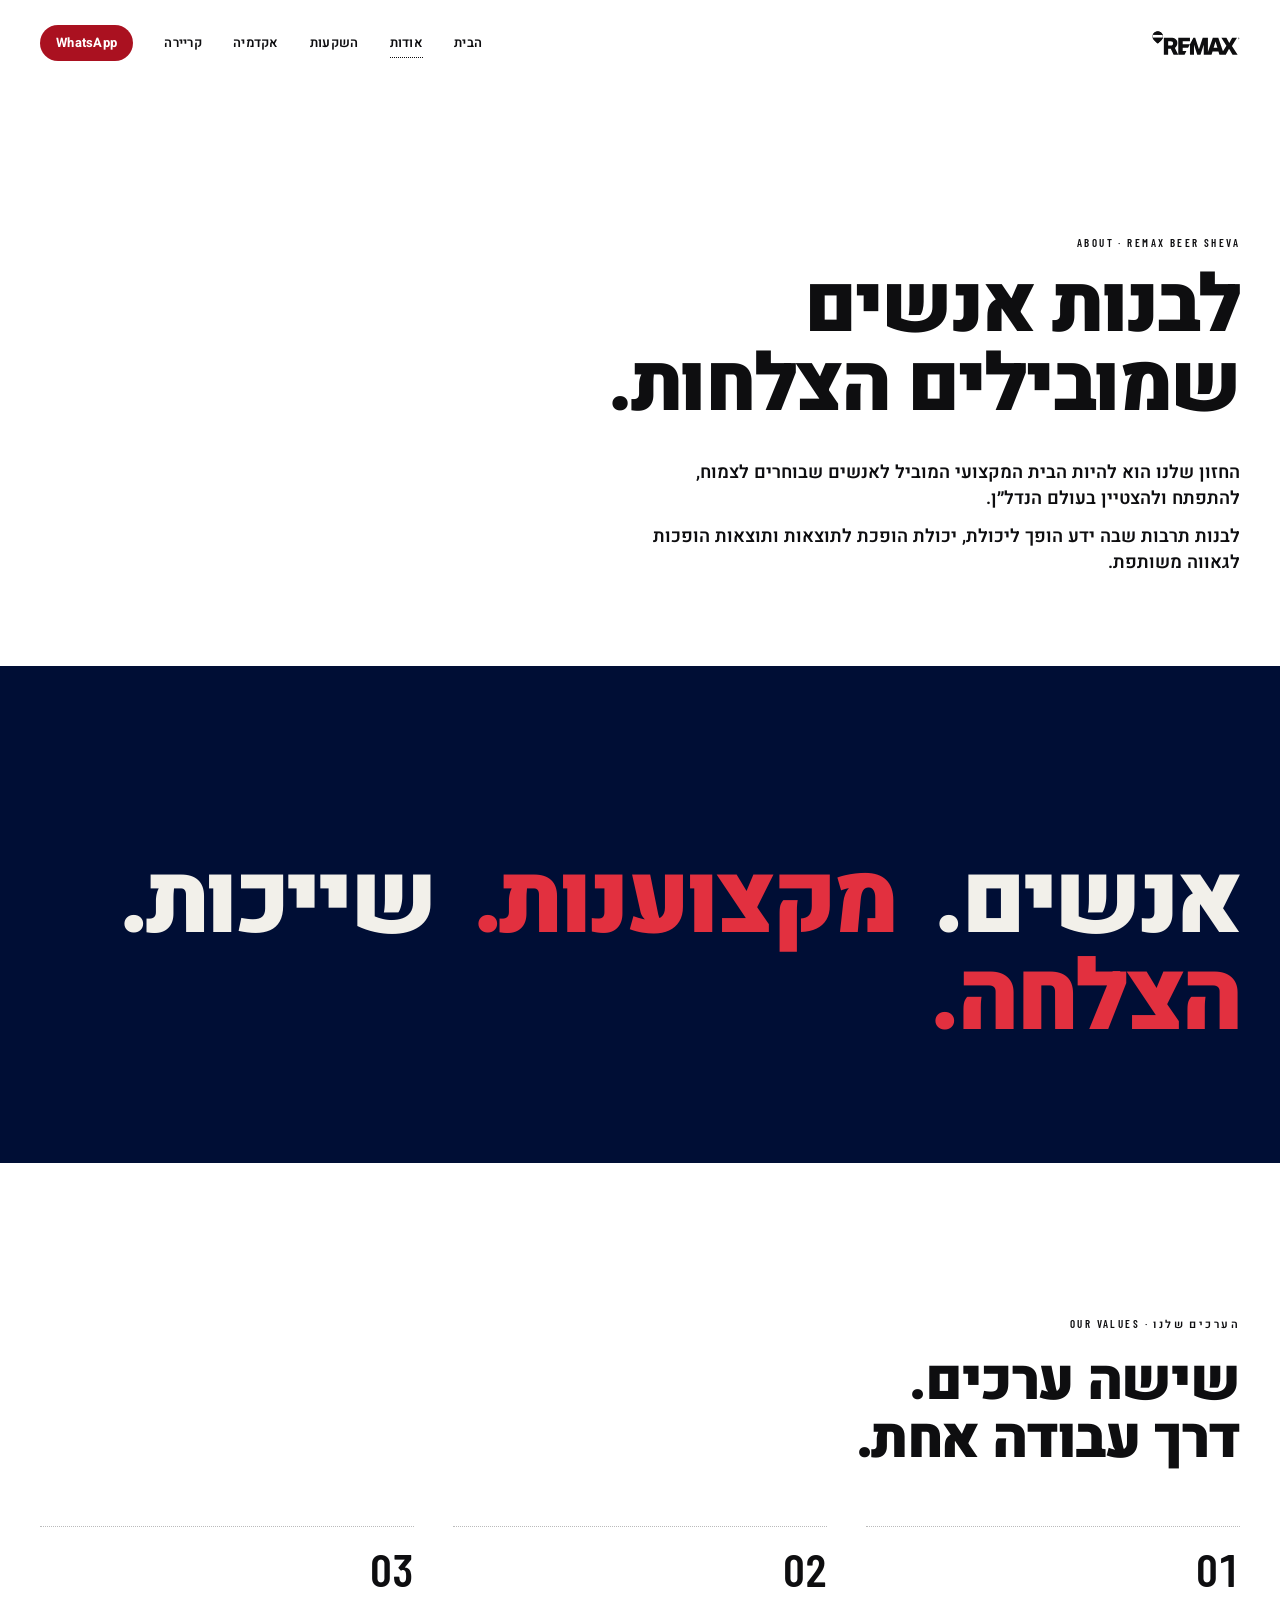
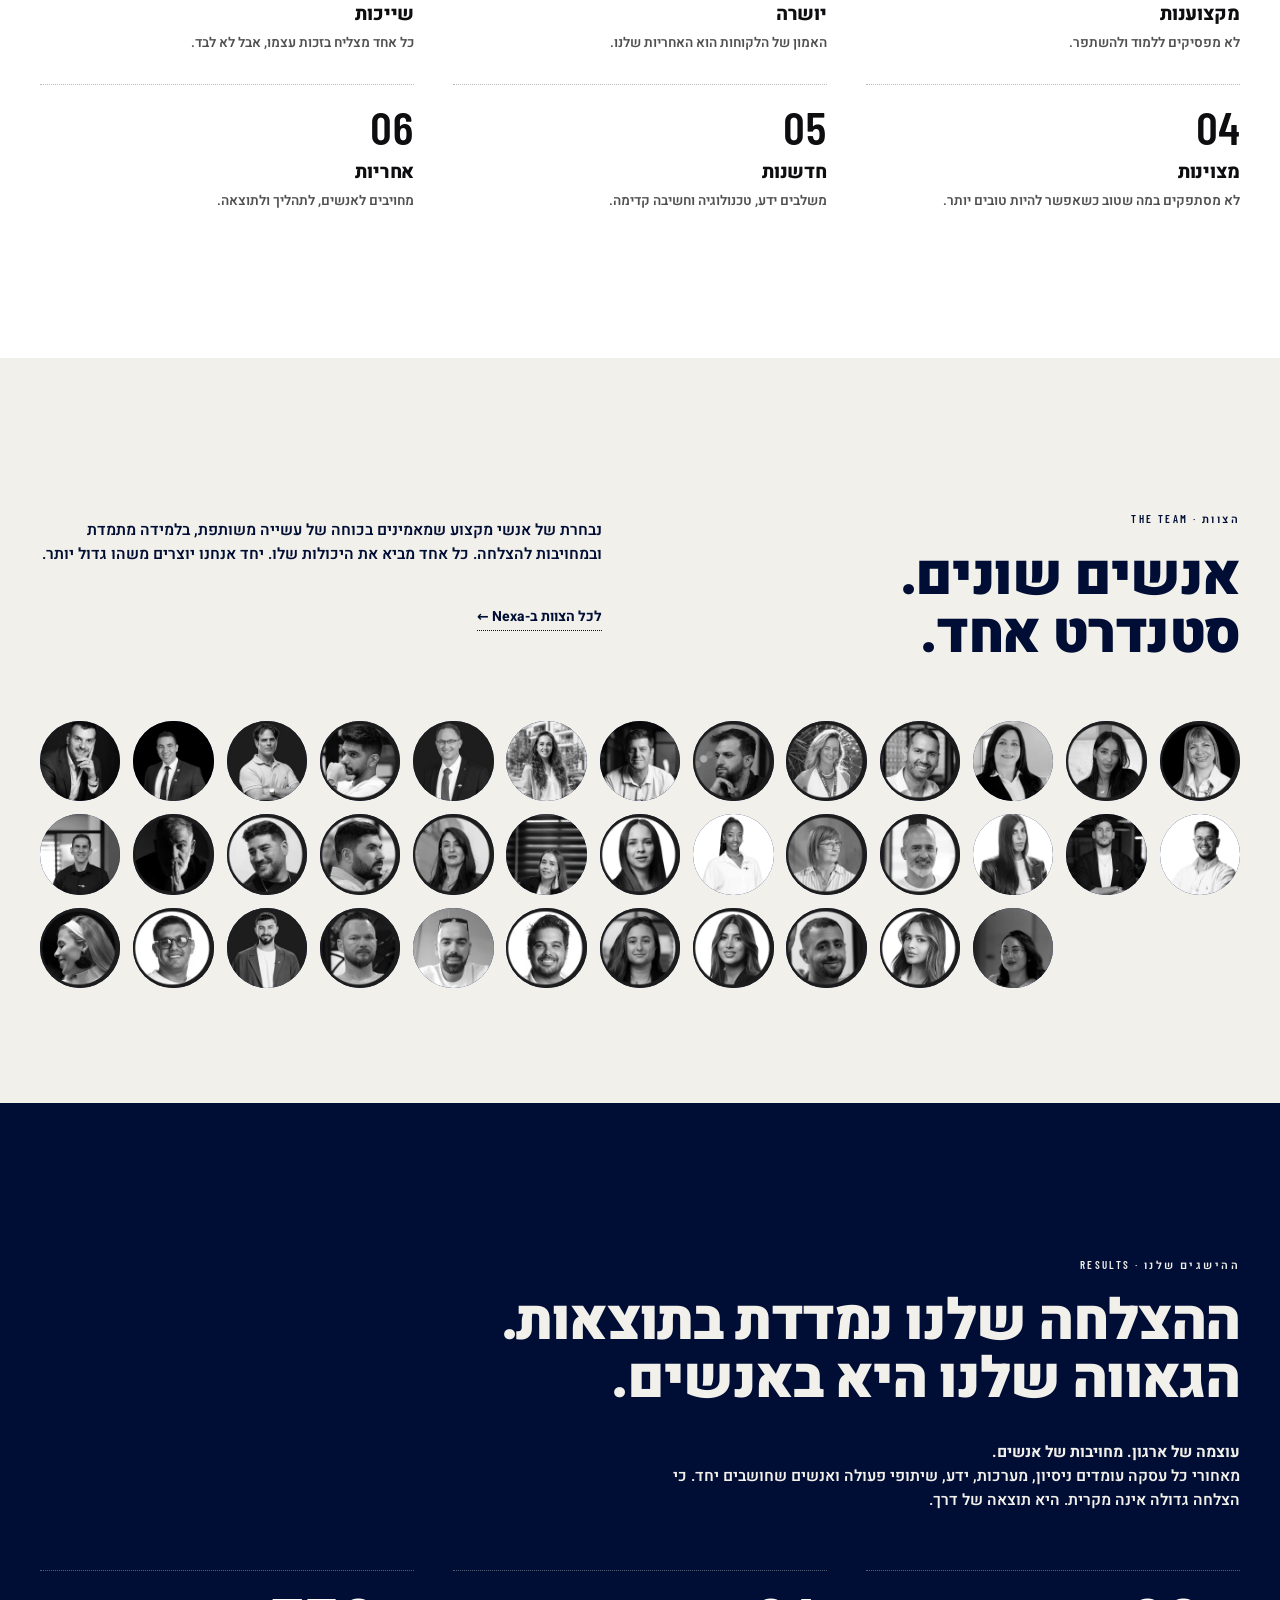
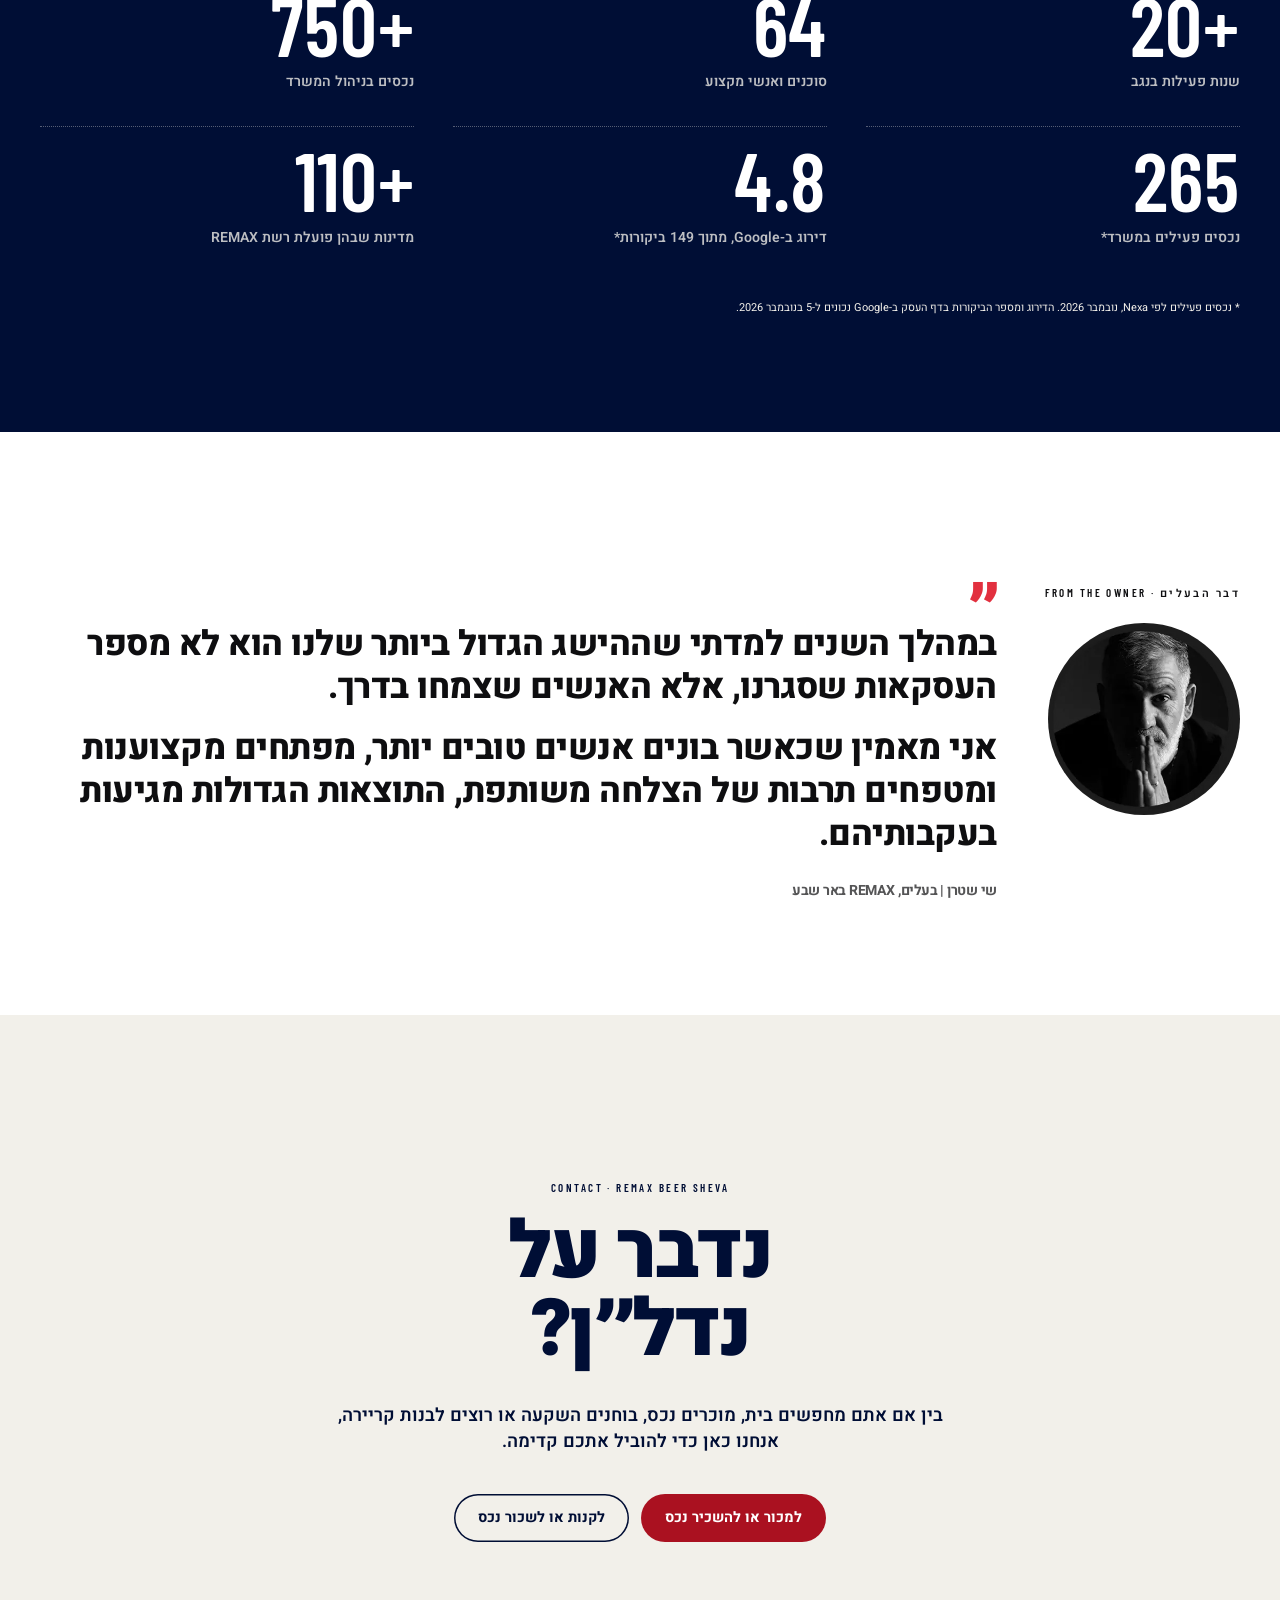
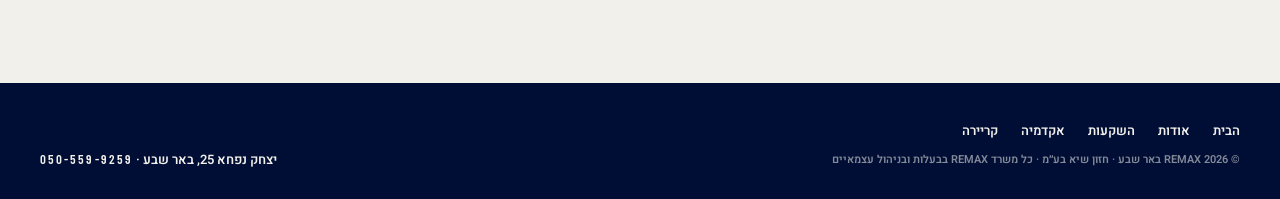
<file: about.html>
<!DOCTYPE html>
<html lang="he" dir="rtl">
<head>
<meta charset="utf-8">
<meta name="viewport" content="width=device-width, initial-scale=1">
<title>אודות · REMAX באר שבע</title>
<meta name="description" content="החזון, הערכים והאנשים של REMAX באר שבע: יותר מ-20 שנה בנגב, 64 אנשי מקצוע ויותר מ-750 נכסים בניהול.">
<link rel="preconnect" href="https://fonts.googleapis.com">
<link rel="preconnect" href="https://fonts.gstatic.com" crossorigin>
<link href="https://fonts.googleapis.com/css2?family=Heebo:wght@400;500;600;700;800;900&family=Barlow+Condensed:wght@500;600;700&display=swap" rel="stylesheet">
<link rel="stylesheet" href="assets/pages.css">
<script>document.documentElement.classList.add('js')</script>
</head>
<body>
<header class="top">
  <a class="logo" href="index.html" aria-label="REMAX באר שבע, לעמוד הבית"><svg viewBox="0 0 220 60" aria-hidden="true"><g><path fill="currentColor" d="M14.4,31c-.5,0-.9-.3-1.3-.6-2.4-2-6.6-5.7-8.2-7.8-1.4-1.7-2.7-3.3-3.3-5.4-.4-1.2-.5-2.4-.5-3.6s.3-3.2.9-4.7C4,4,8.9.8,14.4.8s10.4,3.2,12.4,8.2c.6,1.5.9,3.1.9,4.7s-.2,2.4-.5,3.6c-.6,2-1.8,3.6-3.3,5.4-1.7,2-5.9,5.7-8.2,7.7-.4.3-.8.6-1.3.6Z"/><path class="bgfill" d="M26.2,9.2H2.6c-.6,1.4-.9,2.9-.9,4.4s.2,2.3.5,3.4h24.3c.3-1.1.5-2.2.5-3.4s-.3-3.1-.9-4.4Z"/><path fill="currentColor" d="M14.4,1.5c-5.4,0-10,3.2-11.8,7.7h23.6c-1.8-4.5-6.4-7.7-11.8-7.7Z"/><path fill="currentColor" d="M2.2,17.1c.6,2,1.9,3.6,3.2,5.2,1.7,2.1,6.4,6.2,8.2,7.8h0c.2.2.5.4.8.4s.5-.2.8-.4h0c1.8-1.6,6.5-5.7,8.2-7.8,1.3-1.6,2.6-3.2,3.2-5.2H2.2Z"/><path fill="currentColor" d="M26.2,9.2h-11.8V3.6c0-1.2,1.1-2.1,2.3-1.9,4.4.8,8,3.7,9.5,7.5Z"/><path fill="currentColor" d="M26.5,17.1c-.6,2-1.9,3.6-3.2,5.2-1.7,2.1-6.4,6.2-8.2,7.8h0c-.2.2-.5.4-.8.4v-11.3c0-1.1.9-2,2-2h10.1Z"/></g><g fill="currentColor"><path d="M51.2,34.7c-1,.9-2.7,1.4-5.1,1.4h-5.7v-10.7h5.6c2.5,0,4.2.4,5.2,1.3,1,.9,1.5,2.2,1.5,4s-.5,3.2-1.5,4.1ZM56.9,42.2c4.3-2.5,6.5-6.5,6.5-12s-1.3-7.4-4-9.8c-2.7-2.4-6.9-3.6-12.8-3.6h-17v42.3h10.7v-14.6h6.6l7.1,14.6h11.7l-8.8-17Z"/><path d="M94.9,25.7v-8.9h-29.2v42.3h15.7l4.6-8.9h-9.2v-8.1h13.4l4.7-9h-18.1v-7.5h18.1Z"/><path d="M199.9,37.3l12.6-20.5h-12.1l-7.2,12.9-7.2-12.9h-12.6l12.6,20.1-8.6,14-11.6-34.1h-13.7l-12.3,35.9V16.8h-13l-9.4,28.6-9.4-28.6h-4.6l-8.5,16.4v26h10.1v-25l8.1,25h8.1l8.2-25.1v25.1h19.4l2.6-8.1h14.7l2.5,8.1h0s0,0,0,0h15.8l8.2-14.8,8.8,14.8h12.7l-14.3-21.8ZM154.1,42l4.7-15.8,4.7,15.8h-9.5Z"/><path d="M218.8,18.6c0,1.1-.8,1.8-1.8,1.8s-1.8-.7-1.8-1.8.8-1.8,1.8-1.8,1.8.7,1.8,1.8ZM218.5,18.6c0-.9-.7-1.5-1.4-1.5s-1.4.6-1.4,1.5.7,1.5,1.4,1.5,1.4-.6,1.4-1.5ZM217.5,18.7l.4.8h-.5l-.4-.7h-.2v.7h-.5v-1.9h.8c.5,0,.7.2.7.6s-.1.4-.4.5ZM216.8,18.4h.3c.2,0,.3,0,.3-.3s-.1-.3-.3-.3h-.3v.5Z"/></g></svg></a>
  <nav id="nav" aria-label="ניווט"><a href="index.html">הבית</a><a href="about.html" aria-current="page">אודות</a><a href="investments.html">השקעות</a><a href="academy.html">אקדמיה</a><a href="careers.html">קריירה</a><a class="wa" href="https://wa.me/972505599259" target="_blank" rel="noopener">WhatsApp</a></nav>
  <button class="burger" aria-expanded="false" aria-controls="nav" aria-label="תפריט"><i></i><i></i></button>
</header>
<main>

<section class="sec hero">
  <p class="kick lat" data-r>About · REMAX Beer Sheva</p>
  <h1 class="h1"><span class="m"><span>לבנות אנשים</span></span><span class="m"><span>שמובילים הצלחות.</span></span></h1>
  <div class="lede" data-r><p>החזון שלנו הוא להיות הבית המקצועי המוביל לאנשים שבוחרים לצמוח, להתפתח ולהצטיין בעולם הנדל״ן.</p><p>לבנות תרבות שבה ידע הופך ליכולת, יכולת הופכת לתוצאות ותוצאות הופכות לגאווה משותפת.</p></div>
</section>

<section class="sec dk">
  <p class="kick lat" data-r>What we stand for</p>
  <p class="words stg" aria-label="אנשים. מקצוענות. שייכות. הצלחה."><span>אנשים.</span><span>מקצוענות.</span><span>שייכות.</span><span>הצלחה.</span></p>
</section>

<section class="sec">
  <p class="kick lat" data-r>Our values · הערכים שלנו</p>
  <h2 class="h2"><span class="m"><span>שישה ערכים.</span></span><span class="m"><span>דרך עבודה אחת.</span></span></h2>
  <ol class="nl  stg"><li><b>01</b><h3>מקצוענות</h3><p>לא מפסיקים ללמוד ולהשתפר.</p></li><li><b>02</b><h3>יושרה</h3><p>האמון של הלקוחות הוא האחריות שלנו.</p></li><li><b>03</b><h3>שייכות</h3><p>כל אחד מצליח בזכות עצמו, אבל לא לבד.</p></li><li><b>04</b><h3>מצוינות</h3><p>לא מסתפקים במה שטוב כשאפשר להיות טובים יותר.</p></li><li><b>05</b><h3>חדשנות</h3><p>משלבים ידע, טכנולוגיה וחשיבה קדימה.</p></li><li><b>06</b><h3>אחריות</h3><p>מחויבים לאנשים, לתהליך ולתוצאה.</p></li></ol>
</section>

<section class="sec cl">
  <div class="split">
    <div><p class="kick lat" data-r>The team · הצוות</p><h2 class="h2"><span class="m"><span>אנשים שונים.</span></span><span class="m"><span>סטנדרט אחד.</span></span></h2></div>
    <div class="body" data-r><p>נבחרת של אנשי מקצוע שמאמינים בכוחה של עשייה משותפת, בלמידה מתמדת ובמחויבות להצלחה. כל אחד מביא את היכולות שלו. יחד אנחנו יוצרים משהו גדול יותר.</p>
      <div class="acts"><a class="lnk" href="https://nexa.co.il/he/agency/remax-plus" target="_blank" rel="noopener">לכל הצוות ב-Nexa ←</a></div></div>
  </div>
  <div class="faces stg"><a href="https://nexa.co.il/he/agent/agent-eedc2a10" target="_blank" rel="noopener"><img src="assets/team/a00.webp" alt="אריאל כהן ליפשיץ" title="אריאל כהן ליפשיץ" loading="lazy" decoding="async"></a><a href="https://nexa.co.il/he/agent/agent-facfc7" target="_blank" rel="noopener"><img src="assets/team/a01.webp" alt="מאיר אלחרר" title="מאיר אלחרר" loading="lazy" decoding="async"></a><a href="https://nexa.co.il/he/agent/shay-pinto-adcab4" target="_blank" rel="noopener"><img src="assets/team/a02.webp" alt="שי פינטו" title="שי פינטו" loading="lazy" decoding="async"></a><a href="https://nexa.co.il/he/agent/agent-c8c1af" target="_blank" rel="noopener"><img src="assets/team/a03.webp" alt="תומר טלקר" title="תומר טלקר" loading="lazy" decoding="async"></a><a href="https://nexa.co.il/he/agent/agent-dd1a44" target="_blank" rel="noopener"><img src="assets/team/a04.webp" alt="עירן כהן" title="עירן כהן" loading="lazy" decoding="async"></a><a href="https://nexa.co.il/he/agent/agent-9c5be8" target="_blank" rel="noopener"><img src="assets/team/a05.webp" alt="נופר הרוש" title="נופר הרוש" loading="lazy" decoding="async"></a><a href="https://nexa.co.il/he/agent/ricardo-soppi-56de19" target="_blank" rel="noopener"><img src="assets/team/a06.webp" alt="ריקרדו סופי" title="ריקרדו סופי" loading="lazy" decoding="async"></a><a href="https://nexa.co.il/he/agent/agent-75851a" target="_blank" rel="noopener"><img src="assets/team/a07.webp" alt="אורי אוחיון" title="אורי אוחיון" loading="lazy" decoding="async"></a><a href="https://nexa.co.il/he/agent/agent-252350" target="_blank" rel="noopener"><img src="assets/team/a08.webp" alt="נועה קייסמן" title="נועה קייסמן" loading="lazy" decoding="async"></a><a href="https://nexa.co.il/he/agent/agent-914bd6" target="_blank" rel="noopener"><img src="assets/team/a09.webp" alt="אוריאל יוספי" title="אוריאל יוספי" loading="lazy" decoding="async"></a><a href="https://nexa.co.il/he/agent/ariella-alon-08cd77" target="_blank" rel="noopener"><img src="assets/team/a10.webp" alt="אריאלה אלון" title="אריאלה אלון" loading="lazy" decoding="async"></a><a href="https://nexa.co.il/he/agent/agent-92e137" target="_blank" rel="noopener"><img src="assets/team/a11.webp" alt="מזל עזרא" title="מזל עזרא" loading="lazy" decoding="async"></a><a href="https://nexa.co.il/he/agent/agent-d48347" target="_blank" rel="noopener"><img src="assets/team/a12.webp" alt="טלי חדד" title="טלי חדד" loading="lazy" decoding="async"></a><a href="https://nexa.co.il/he/agent/yairsremax-1af1d5" target="_blank" rel="noopener"><img src="assets/team/a13.webp" alt="יאיר שטרן" title="יאיר שטרן" loading="lazy" decoding="async"></a><a href="https://nexa.co.il/he/agent/agent-963b9ccf" target="_blank" rel="noopener"><img src="assets/team/a14.webp" alt="שי שטרן" title="שי שטרן" loading="lazy" decoding="async"></a><a href="https://nexa.co.il/he/agent/agent-33bb86" target="_blank" rel="noopener"><img src="assets/team/a15.webp" alt="שגיא סויסה" title="שגיא סויסה" loading="lazy" decoding="async"></a><a href="https://nexa.co.il/he/agent/agent-e1ec4a" target="_blank" rel="noopener"><img src="assets/team/a16.webp" alt="אלעזר איתן" title="אלעזר איתן" loading="lazy" decoding="async"></a><a href="https://nexa.co.il/he/agent/agent-bcee28" target="_blank" rel="noopener"><img src="assets/team/a17.webp" alt="שירי בוקובזה" title="שירי בוקובזה" loading="lazy" decoding="async"></a><a href="https://nexa.co.il/he/agent/agent-87c1bf" target="_blank" rel="noopener"><img src="assets/team/a18.webp" alt="טוני בוהדנה" title="טוני בוהדנה" loading="lazy" decoding="async"></a><a href="https://nexa.co.il/he/agent/agent-13c9f5" target="_blank" rel="noopener"><img src="assets/team/a19.webp" alt="סגלית נבון" title="סגלית נבון" loading="lazy" decoding="async"></a><a href="https://nexa.co.il/he/agent/israela-pikado-7f2a07" target="_blank" rel="noopener"><img src="assets/team/a20.webp" alt="ישראלה פייקדו" title="ישראלה פייקדו" loading="lazy" decoding="async"></a><a href="https://nexa.co.il/he/agent/agent-c420a9" target="_blank" rel="noopener"><img src="assets/team/a21.webp" alt="ריקי טסלר" title="ריקי טסלר" loading="lazy" decoding="async"></a><a href="https://nexa.co.il/he/agent/agent-e956ed" target="_blank" rel="noopener"><img src="assets/team/a22.webp" alt="רז ביטון" title="רז ביטון" loading="lazy" decoding="async"></a><a href="https://nexa.co.il/he/agent/nofar-nisani-cf84f0" target="_blank" rel="noopener"><img src="assets/team/a24.webp" alt="נופר ניסני" title="נופר ניסני" loading="lazy" decoding="async"></a><a href="https://nexa.co.il/he/agent/agent-5d9606" target="_blank" rel="noopener"><img src="assets/team/a25.webp" alt="יונתן עוזר" title="יונתן עוזר" loading="lazy" decoding="async"></a><a href="https://nexa.co.il/he/agent/agent-5bac6f61" target="_blank" rel="noopener"><img src="assets/team/a26.webp" alt="נריה שבזי" title="נריה שבזי" loading="lazy" decoding="async"></a><a href="https://nexa.co.il/he/agent/agent-816a0b" target="_blank" rel="noopener"><img src="assets/team/a27.webp" alt="שירה שמיר" title="שירה שמיר" loading="lazy" decoding="async"></a><span><img src="assets/team/a28.webp" alt="נפתלי איסחקוב" title="נפתלי איסחקוב" loading="lazy" decoding="async"></span><a href="https://nexa.co.il/he/agent/agent-0ab3a6" target="_blank" rel="noopener"><img src="assets/team/a29.webp" alt="ניר יועץ" title="ניר יועץ" loading="lazy" decoding="async"></a><a href="https://nexa.co.il/he/agent/alex-rozental-f0db9f" target="_blank" rel="noopener"><img src="assets/team/a30.webp" alt="אלכס רוזנטל" title="אלכס רוזנטל" loading="lazy" decoding="async"></a><a href="https://nexa.co.il/he/agent/gugel-leonid-a6fce2" target="_blank" rel="noopener"><img src="assets/team/a31.webp" alt="לאוניד גוגל" title="לאוניד גוגל" loading="lazy" decoding="async"></a><a href="https://nexa.co.il/he/agent/agent-e8c6c6" target="_blank" rel="noopener"><img src="assets/team/a32.webp" alt="אסף מויאל" title="אסף מויאל" loading="lazy" decoding="async"></a><a href="https://nexa.co.il/he/agent/simona-eliassafov-d526b7" target="_blank" rel="noopener"><img src="assets/team/a33.webp" alt="סימונה איליאספוב" title="סימונה איליאספוב" loading="lazy" decoding="async"></a><a href="https://nexa.co.il/he/agent/agent-ba4db7" target="_blank" rel="noopener"><img src="assets/team/a34.webp" alt="ליאל נגר" title="ליאל נגר" loading="lazy" decoding="async"></a><span><img src="assets/team/a35.webp" alt="ניר וקנין" title="ניר וקנין" loading="lazy" decoding="async"></span><span><img src="assets/team/a36.webp" alt="שילת יעקב" title="שילת יעקב" loading="lazy" decoding="async"></span><a href="https://nexa.co.il/he/agent/agent-707fe7" target="_blank" rel="noopener"><img src="assets/team/a37.webp" alt="עמית בר" title="עמית בר" loading="lazy" decoding="async"></a></div>
</section>

<section class="sec dk">
  <p class="kick lat" data-r>Results · ההישגים שלנו</p><h2 class="h2"><span class="m"><span>ההצלחה שלנו נמדדת בתוצאות.</span></span><span class="m"><span>הגאווה שלנו היא באנשים.</span></span></h2>
  <div class="body" data-r style="margin-top:2.4vw"><p><b>עוצמה של ארגון. מחויבות של אנשים.</b><br>מאחורי כל עסקה עומדים ניסיון, מערכות, ידע, שיתופי פעולה ואנשים שחושבים יחד. כי הצלחה גדולה אינה מקרית. היא תוצאה של דרך.</p></div>
  <div class="stats stg"><div><b>20+</b><span>שנות פעילות בנגב</span></div><div><b>64</b><span>סוכנים ואנשי מקצוע</span></div><div><b>750+</b><span>נכסים בניהול המשרד</span></div><div><b>265</b><span>נכסים פעילים במשרד*</span></div><div><b>4.8</b><span>דירוג ב-Google, מתוך 149 ביקורות*</span></div><div><b>110+</b><span>מדינות שבהן פועלת רשת REMAX</span></div></div>
  <p class="fn" data-r>* נכסים פעילים לפי Nexa, נובמבר 2026. הדירוג ומספר הביקורות בדף העסק ב-Google נכונים ל-5 בנובמבר 2026.</p>
</section>

<section class="sec">
  <p class="kick lat" data-r>From the owner · דבר הבעלים</p>
  <div class="quote" data-r>
    <img src="assets/team/a14.webp" alt="שי שטרן" loading="lazy" decoding="async">
    <blockquote><p>במהלך השנים למדתי שההישג הגדול ביותר שלנו הוא לא מספר העסקאות שסגרנו, אלא האנשים שצמחו בדרך.</p><p>אני מאמין שכאשר בונים אנשים טובים יותר, מפתחים מקצוענות ומטפחים תרבות של הצלחה משותפת, התוצאות הגדולות מגיעות בעקבותיהם.</p><cite>שי שטרן | בעלים, REMAX באר שבע</cite></blockquote>
  </div>
</section>

<section class="sec cl end">
  <p class="kick lat" data-r>Contact · REMAX Beer Sheva</p>
  <h1 class="h1"><span class="m"><span>נדבר על</span></span><span class="m"><span>נדל״ן?</span></span></h1>
  <p class="lede" data-r>בין אם אתם מחפשים בית, מוכרים נכס, בוחנים השקעה או רוצים לבנות קריירה, אנחנו כאן כדי להוביל אתכם קדימה.</p>
  <div class="acts" data-r><a class="btn" href="https://wa.me/972505599259?text=%D7%A9%D7%9C%D7%95%D7%9D%2C%20%D7%90%D7%A9%D7%9E%D7%97%20%D7%9C%D7%A2%D7%96%D7%A8%D7%94%20%D7%91%D7%9E%D7%9B%D7%99%D7%A8%D7%94%20%D7%90%D7%95%20%D7%91%D7%94%D7%A9%D7%9B%D7%A8%D7%94%20%D7%A9%D7%9C%20%D7%A0%D7%9B%D7%A1" target="_blank" rel="noopener">למכור או להשכיר נכס</a><a class="btn ghost" href="https://wa.me/972505599259?text=%D7%A9%D7%9C%D7%95%D7%9D%2C%20%D7%90%D7%A9%D7%9E%D7%97%20%D7%9C%D7%A2%D7%96%D7%A8%D7%94%20%D7%91%D7%97%D7%99%D7%A4%D7%95%D7%A9%20%D7%A0%D7%9B%D7%A1%20%D7%9C%D7%A7%D7%A0%D7%99%D7%99%D7%94%20%D7%90%D7%95%20%D7%9C%D7%A9%D7%9B%D7%99%D7%A8%D7%95%D7%AA" target="_blank" rel="noopener">לקנות או לשכור נכס</a></div>
</section>

</main>
<footer class="foot">
  <div><div class="fl"><a href="index.html">הבית</a><a href="about.html">אודות</a><a href="investments.html">השקעות</a><a href="academy.html">אקדמיה</a><a href="careers.html">קריירה</a></div><p class="legal">© 2026 REMAX באר שבע · חזון שיא בע״מ · כל משרד REMAX בבעלות ובניהול עצמאיים</p></div>
  <div>יצחק נפחא 25, באר שבע · <a class="lat" href="tel:+972505599259">050-559-9259</a></div>
</footer>
<script src="assets/pages.js"></script>
</body>
</html>
</file>
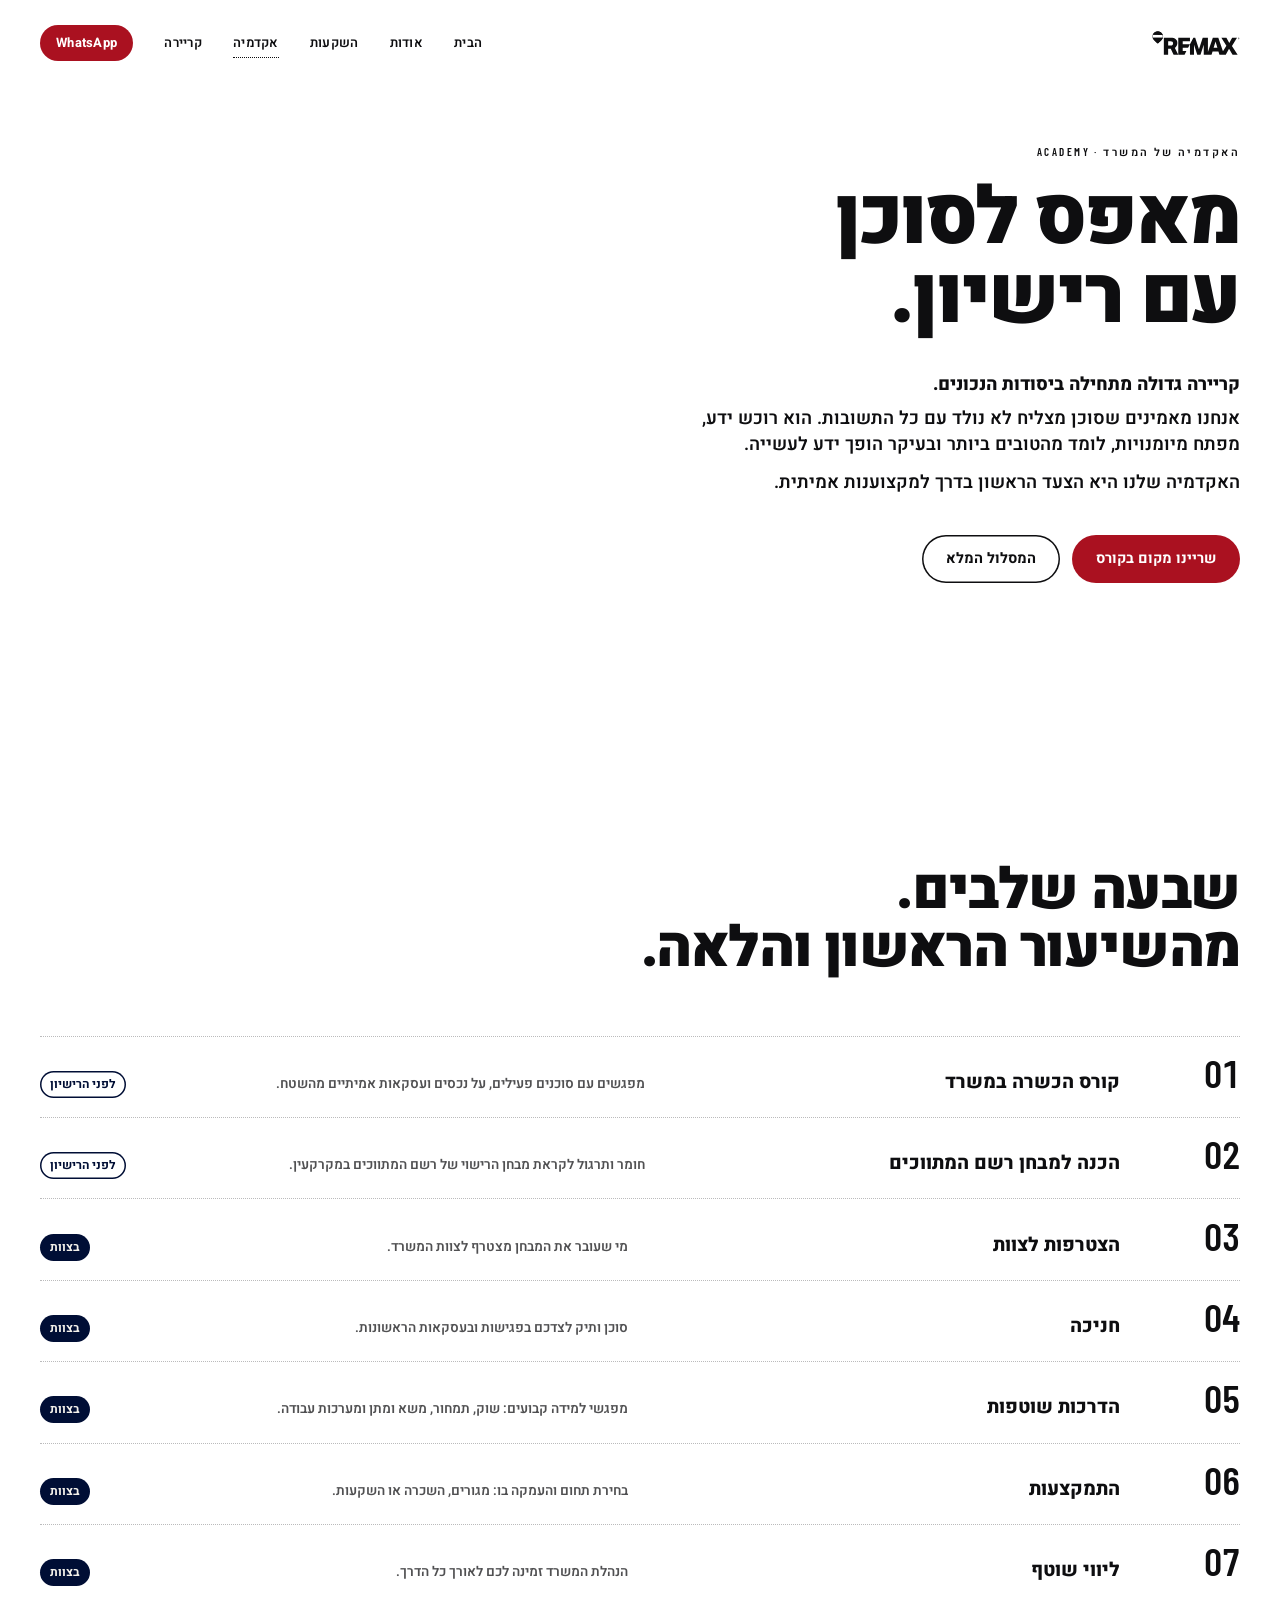
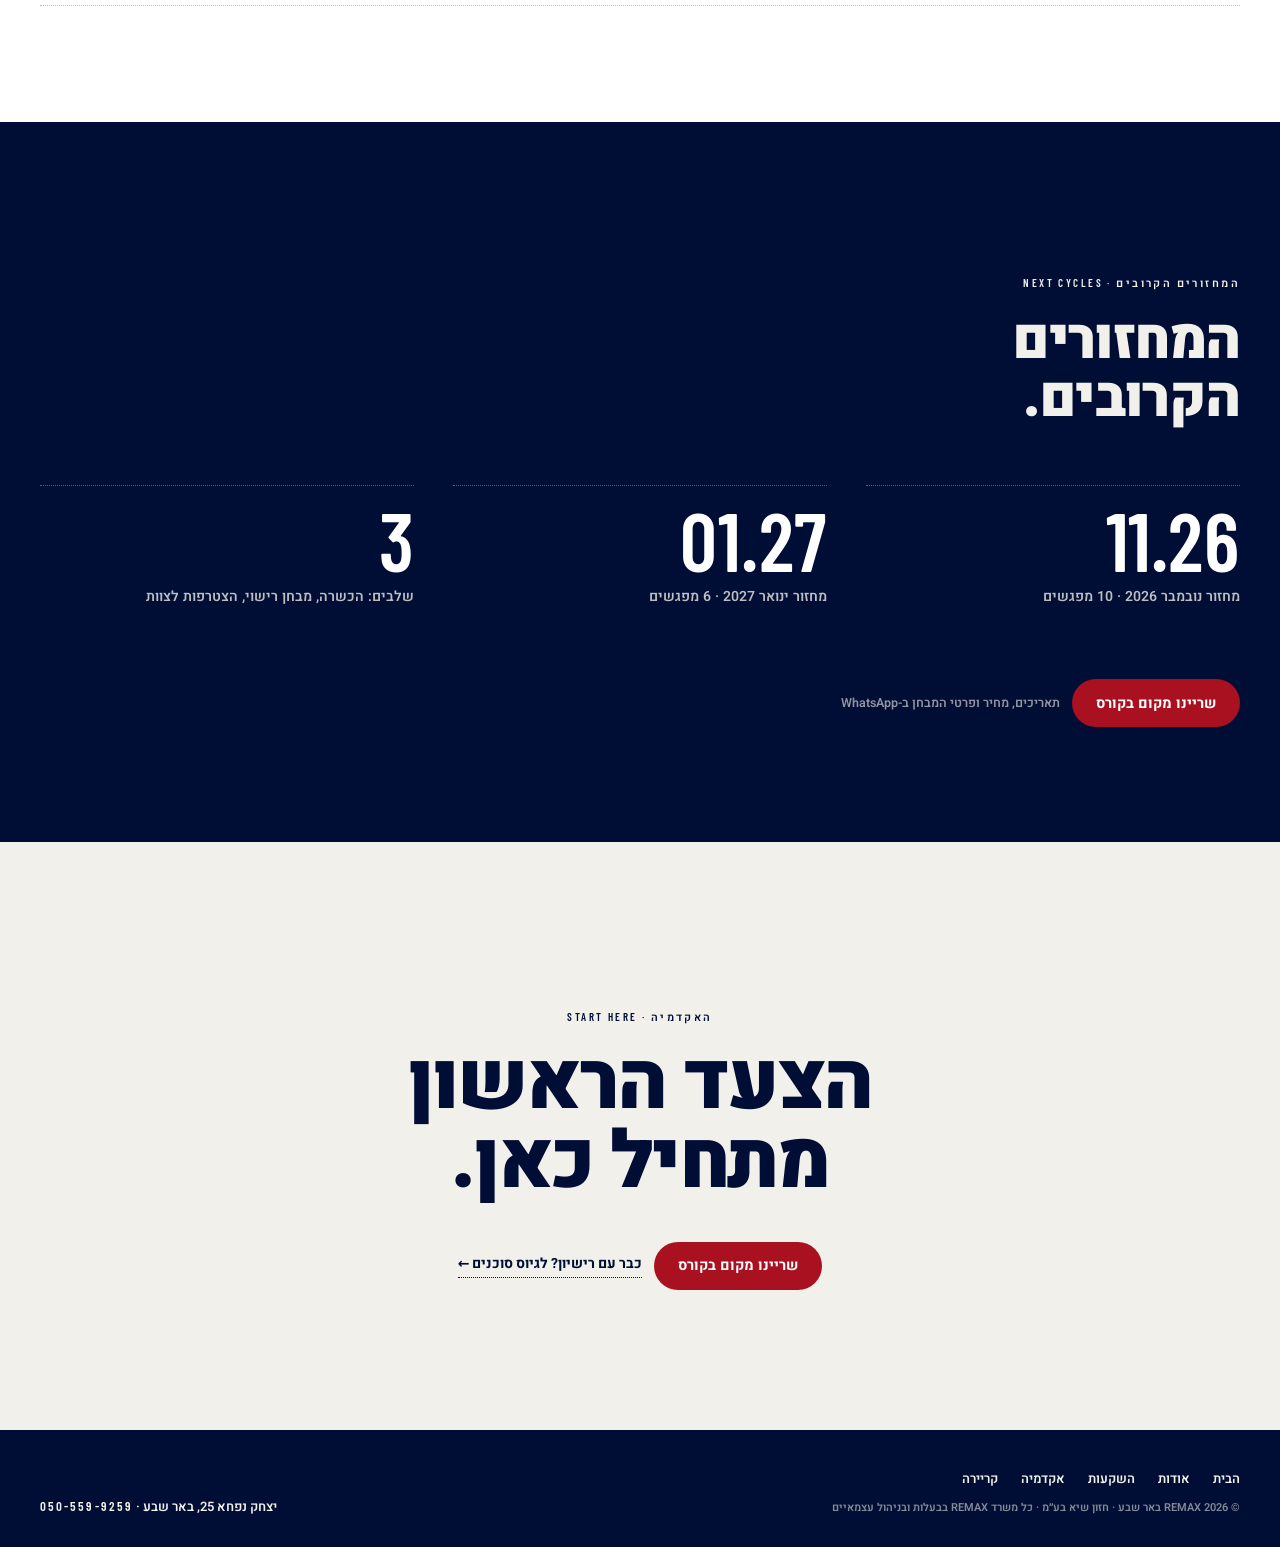
<file: academy.html>
<!DOCTYPE html>
<html lang="he" dir="rtl">
<head>
<meta charset="utf-8">
<meta name="viewport" content="width=device-width, initial-scale=1">
<title>האקדמיה · REMAX באר שבע</title>
<meta name="description" content="מאפס לסוכן עם רישיון: קורס במשרד, הכנה למבחן רשם המתווכים, הצטרפות לצוות, חניכה והתמקצעות.">
<link rel="preconnect" href="https://fonts.googleapis.com">
<link rel="preconnect" href="https://fonts.gstatic.com" crossorigin>
<link href="https://fonts.googleapis.com/css2?family=Heebo:wght@400;500;600;700;800;900&family=Barlow+Condensed:wght@500;600;700&display=swap" rel="stylesheet">
<link rel="stylesheet" href="assets/pages.css">
<script>document.documentElement.classList.add('js')</script>
</head>
<body>
<header class="top">
  <a class="logo" href="index.html" aria-label="REMAX באר שבע, לעמוד הבית"><svg viewBox="0 0 220 60" aria-hidden="true"><g><path fill="currentColor" d="M14.4,31c-.5,0-.9-.3-1.3-.6-2.4-2-6.6-5.7-8.2-7.8-1.4-1.7-2.7-3.3-3.3-5.4-.4-1.2-.5-2.4-.5-3.6s.3-3.2.9-4.7C4,4,8.9.8,14.4.8s10.4,3.2,12.4,8.2c.6,1.5.9,3.1.9,4.7s-.2,2.4-.5,3.6c-.6,2-1.8,3.6-3.3,5.4-1.7,2-5.9,5.7-8.2,7.7-.4.3-.8.6-1.3.6Z"/><path class="bgfill" d="M26.2,9.2H2.6c-.6,1.4-.9,2.9-.9,4.4s.2,2.3.5,3.4h24.3c.3-1.1.5-2.2.5-3.4s-.3-3.1-.9-4.4Z"/><path fill="currentColor" d="M14.4,1.5c-5.4,0-10,3.2-11.8,7.7h23.6c-1.8-4.5-6.4-7.7-11.8-7.7Z"/><path fill="currentColor" d="M2.2,17.1c.6,2,1.9,3.6,3.2,5.2,1.7,2.1,6.4,6.2,8.2,7.8h0c.2.2.5.4.8.4s.5-.2.8-.4h0c1.8-1.6,6.5-5.7,8.2-7.8,1.3-1.6,2.6-3.2,3.2-5.2H2.2Z"/><path fill="currentColor" d="M26.2,9.2h-11.8V3.6c0-1.2,1.1-2.1,2.3-1.9,4.4.8,8,3.7,9.5,7.5Z"/><path fill="currentColor" d="M26.5,17.1c-.6,2-1.9,3.6-3.2,5.2-1.7,2.1-6.4,6.2-8.2,7.8h0c-.2.2-.5.4-.8.4v-11.3c0-1.1.9-2,2-2h10.1Z"/></g><g fill="currentColor"><path d="M51.2,34.7c-1,.9-2.7,1.4-5.1,1.4h-5.7v-10.7h5.6c2.5,0,4.2.4,5.2,1.3,1,.9,1.5,2.2,1.5,4s-.5,3.2-1.5,4.1ZM56.9,42.2c4.3-2.5,6.5-6.5,6.5-12s-1.3-7.4-4-9.8c-2.7-2.4-6.9-3.6-12.8-3.6h-17v42.3h10.7v-14.6h6.6l7.1,14.6h11.7l-8.8-17Z"/><path d="M94.9,25.7v-8.9h-29.2v42.3h15.7l4.6-8.9h-9.2v-8.1h13.4l4.7-9h-18.1v-7.5h18.1Z"/><path d="M199.9,37.3l12.6-20.5h-12.1l-7.2,12.9-7.2-12.9h-12.6l12.6,20.1-8.6,14-11.6-34.1h-13.7l-12.3,35.9V16.8h-13l-9.4,28.6-9.4-28.6h-4.6l-8.5,16.4v26h10.1v-25l8.1,25h8.1l8.2-25.1v25.1h19.4l2.6-8.1h14.7l2.5,8.1h0s0,0,0,0h15.8l8.2-14.8,8.8,14.8h12.7l-14.3-21.8ZM154.1,42l4.7-15.8,4.7,15.8h-9.5Z"/><path d="M218.8,18.6c0,1.1-.8,1.8-1.8,1.8s-1.8-.7-1.8-1.8.8-1.8,1.8-1.8,1.8.7,1.8,1.8ZM218.5,18.6c0-.9-.7-1.5-1.4-1.5s-1.4.6-1.4,1.5.7,1.5,1.4,1.5,1.4-.6,1.4-1.5ZM217.5,18.7l.4.8h-.5l-.4-.7h-.2v.7h-.5v-1.9h.8c.5,0,.7.2.7.6s-.1.4-.4.5ZM216.8,18.4h.3c.2,0,.3,0,.3-.3s-.1-.3-.3-.3h-.3v.5Z"/></g></svg></a>
  <nav id="nav" aria-label="ניווט"><a href="index.html">הבית</a><a href="about.html">אודות</a><a href="investments.html">השקעות</a><a href="academy.html" aria-current="page">אקדמיה</a><a href="careers.html">קריירה</a><a class="wa" href="https://wa.me/972505599259" target="_blank" rel="noopener">WhatsApp</a></nav>
  <button class="burger" aria-expanded="false" aria-controls="nav" aria-label="תפריט"><i></i><i></i></button>
</header>
<main>

<section class="sec hero">
  <p class="kick lat" data-r>Academy · האקדמיה של המשרד</p>
  <h1 class="h1"><span class="m"><span>מאפס לסוכן</span></span><span class="m"><span>עם רישיון.</span></span></h1>
  <div class="lede" data-r><b>קריירה גדולה מתחילה ביסודות הנכונים.</b><p>אנחנו מאמינים שסוכן מצליח לא נולד עם כל התשובות. הוא רוכש ידע, מפתח מיומנויות, לומד מהטובים ביותר ובעיקר הופך ידע לעשייה.</p><p>האקדמיה שלנו היא הצעד הראשון בדרך למקצוענות אמיתית.</p></div>
  <div class="acts" data-r><a class="btn" href="https://wa.me/972505599259?text=%D7%A9%D7%9C%D7%95%D7%9D%2C%20%D7%90%D7%A9%D7%9E%D7%97%20%D7%9C%D7%A4%D7%A8%D7%98%D7%99%D7%9D%20%D7%A2%D7%9C%20%D7%A7%D7%95%D7%A8%D7%A1%20%D7%A1%D7%95%D7%9B%D7%A0%D7%99%20%D7%94%D7%A0%D7%93%D7%9C%D7%B4%D7%9F" target="_blank" rel="noopener">שריינו מקום בקורס</a><a class="btn ghost" href="#path">המסלול המלא</a></div>
</section>

<section class="sec" id="path">
  <p class="kick lat" data-r>The path · מסלול ההתפתחות</p>
  <h2 class="h2"><span class="m"><span>שבעה שלבים.</span></span><span class="m"><span>מהשיעור הראשון והלאה.</span></span></h2>
  <ol class="rows stg"><li><b>01</b><h3>קורס הכשרה במשרד</h3><p>מפגשים עם סוכנים פעילים, על נכסים ועסקאות אמיתיים מהשטח.</p><span class="tag ext">לפני הרישיון</span></li><li><b>02</b><h3>הכנה למבחן רשם המתווכים</h3><p>חומר ותרגול לקראת מבחן הרישוי של רשם המתווכים במקרקעין.</p><span class="tag ext">לפני הרישיון</span></li><li><b>03</b><h3>הצטרפות לצוות</h3><p>מי שעובר את המבחן מצטרף לצוות המשרד.</p><span class="tag">בצוות</span></li><li><b>04</b><h3>חניכה</h3><p>סוכן ותיק לצדכם בפגישות ובעסקאות הראשונות.</p><span class="tag">בצוות</span></li><li><b>05</b><h3>הדרכות שוטפות</h3><p>מפגשי למידה קבועים: שוק, תמחור, משא ומתן ומערכות עבודה.</p><span class="tag">בצוות</span></li><li><b>06</b><h3>התמקצעות</h3><p>בחירת תחום והעמקה בו: מגורים, השכרה או השקעות.</p><span class="tag">בצוות</span></li><li><b>07</b><h3>ליווי שוטף</h3><p>הנהלת המשרד זמינה לכם לאורך כל הדרך.</p><span class="tag">בצוות</span></li></ol>
</section>

<section class="sec dk">
  <p class="kick lat" data-r>Next cycles · המחזורים הקרובים</p>
  <h2 class="h2"><span class="m"><span>המחזורים</span></span><span class="m"><span>הקרובים.</span></span></h2>
  <div class="stats stg"><div><b>11.26</b><span>מחזור נובמבר 2026 · 10 מפגשים</span></div><div><b>01.27</b><span>מחזור ינואר 2027 · 6 מפגשים</span></div><div><b>3</b><span>שלבים: הכשרה, מבחן רישוי, הצטרפות לצוות</span></div></div>
  <div class="acts" data-r><a class="btn" href="https://wa.me/972505599259?text=%D7%A9%D7%9C%D7%95%D7%9D%2C%20%D7%90%D7%A9%D7%9E%D7%97%20%D7%9C%D7%A4%D7%A8%D7%98%D7%99%D7%9D%20%D7%A2%D7%9C%20%D7%A7%D7%95%D7%A8%D7%A1%20%D7%A1%D7%95%D7%9B%D7%A0%D7%99%20%D7%94%D7%A0%D7%93%D7%9C%D7%B4%D7%9F" target="_blank" rel="noopener">שריינו מקום בקורס</a><small>תאריכים, מחיר ופרטי המבחן ב-WhatsApp</small></div>
</section>

<section class="sec cl end">
  <p class="kick lat" data-r>Start here · האקדמיה</p>
  <h1 class="h1"><span class="m"><span>הצעד הראשון</span></span><span class="m"><span>מתחיל כאן.</span></span></h1>
  <div class="acts" data-r><a class="btn" href="https://wa.me/972505599259?text=%D7%A9%D7%9C%D7%95%D7%9D%2C%20%D7%90%D7%A9%D7%9E%D7%97%20%D7%9C%D7%A4%D7%A8%D7%98%D7%99%D7%9D%20%D7%A2%D7%9C%20%D7%A7%D7%95%D7%A8%D7%A1%20%D7%A1%D7%95%D7%9B%D7%A0%D7%99%20%D7%94%D7%A0%D7%93%D7%9C%D7%B4%D7%9F" target="_blank" rel="noopener">שריינו מקום בקורס</a><a class="lnk" href="careers.html">כבר עם רישיון? לגיוס סוכנים ←</a></div>
</section>

</main>
<footer class="foot">
  <div><div class="fl"><a href="index.html">הבית</a><a href="about.html">אודות</a><a href="investments.html">השקעות</a><a href="academy.html">אקדמיה</a><a href="careers.html">קריירה</a></div><p class="legal">© 2026 REMAX באר שבע · חזון שיא בע״מ · כל משרד REMAX בבעלות ובניהול עצמאיים</p></div>
  <div>יצחק נפחא 25, באר שבע · <a class="lat" href="tel:+972505599259">050-559-9259</a></div>
</footer>
<script src="assets/pages.js"></script>
</body>
</html>
</file>
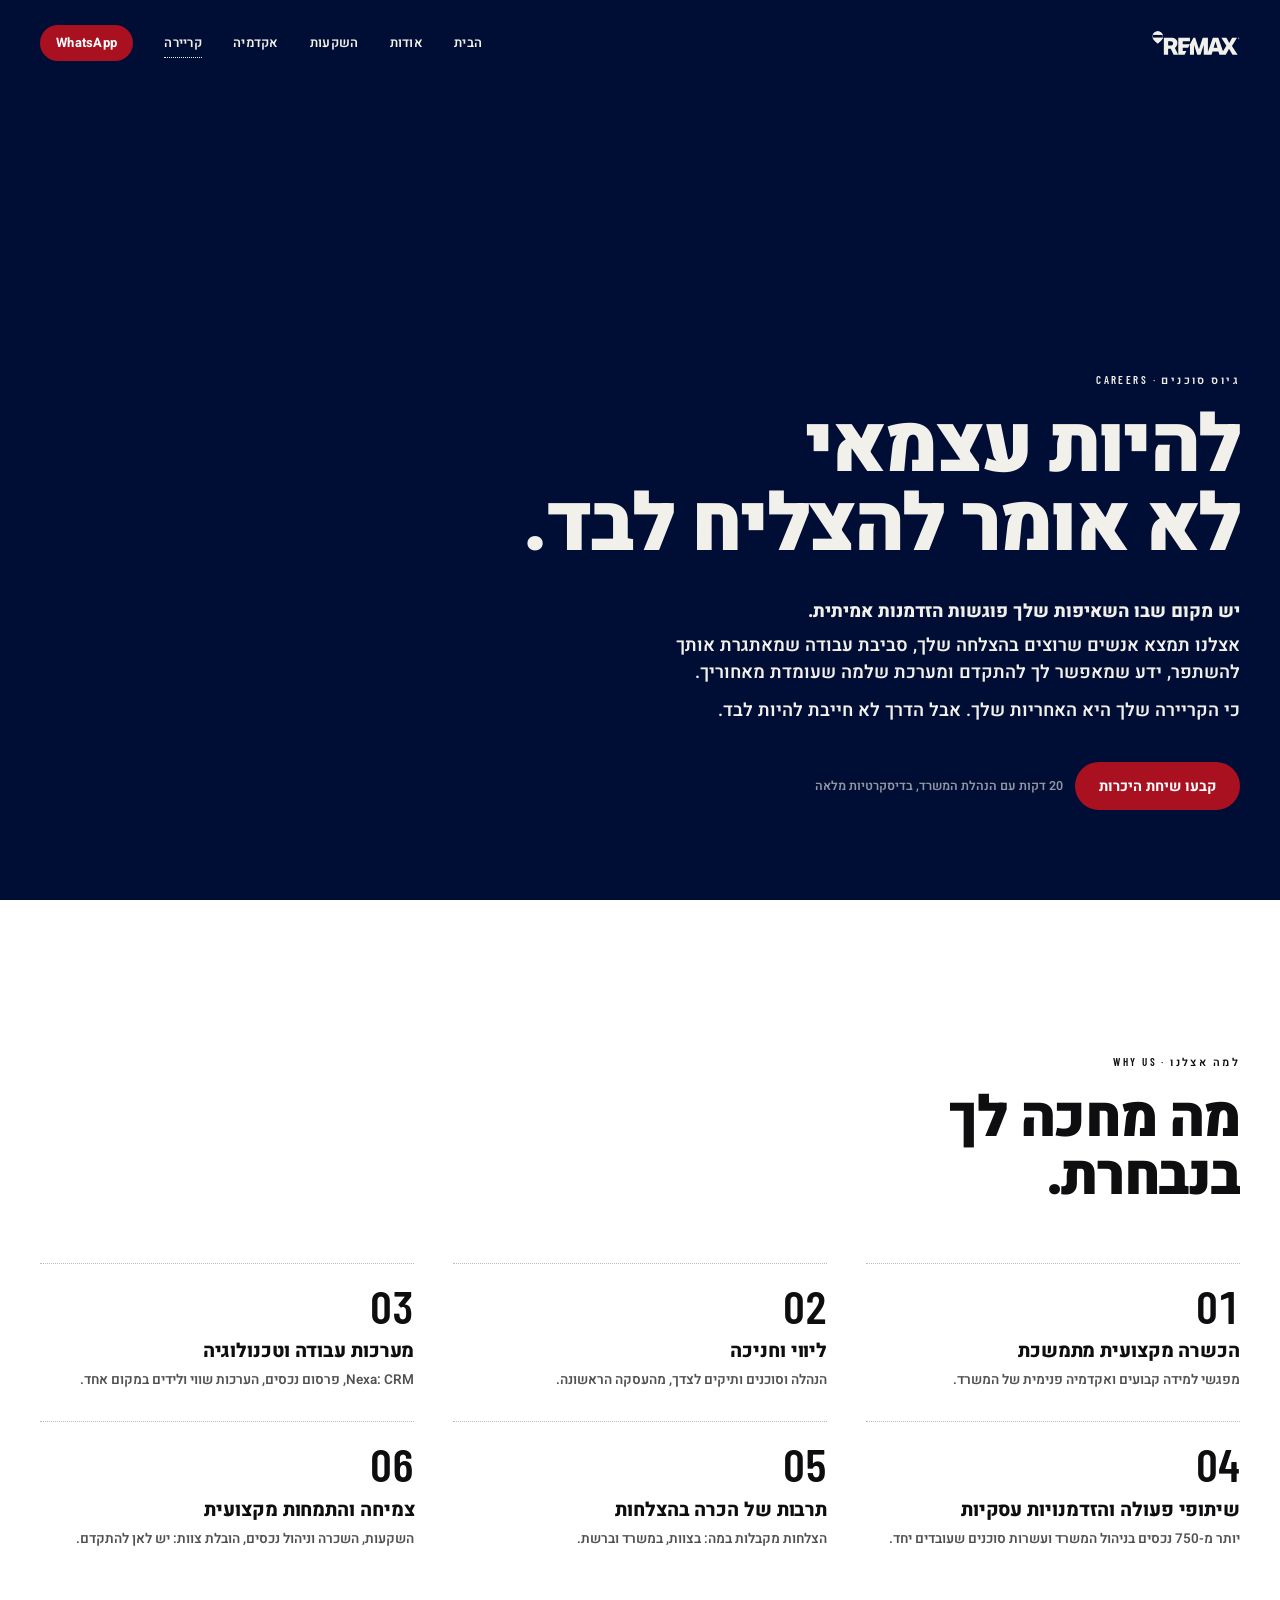
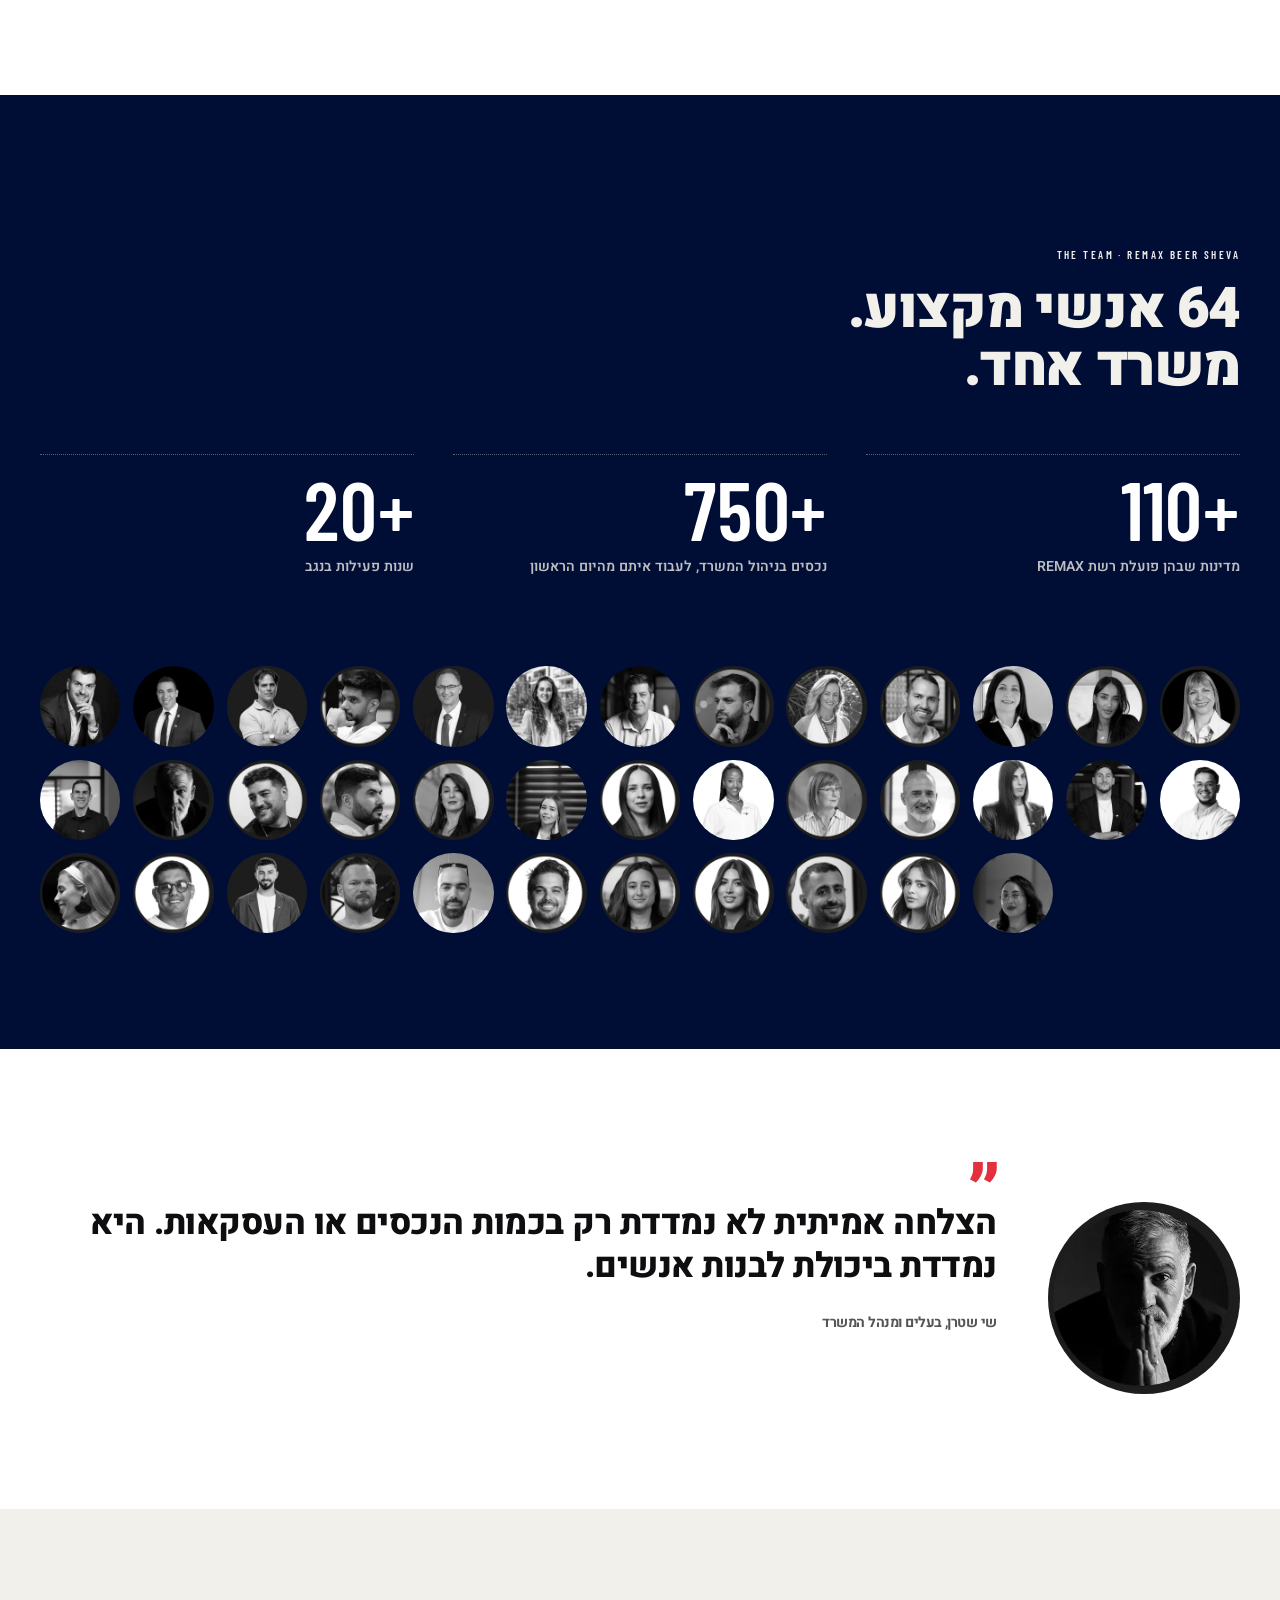
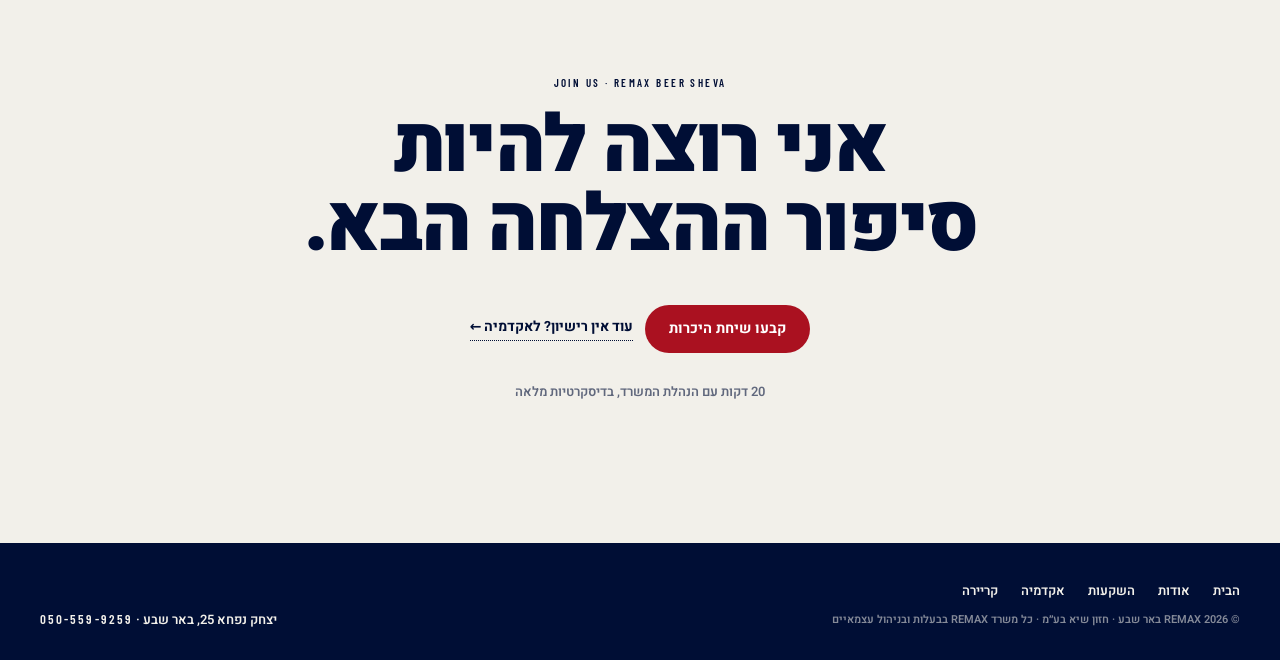
<file: careers.html>
<!DOCTYPE html>
<html lang="he" dir="rtl">
<head>
<meta charset="utf-8">
<meta name="viewport" content="width=device-width, initial-scale=1">
<title>קריירה · REMAX באר שבע</title>
<meta name="description" content="להיות עצמאי לא אומר להצליח לבד. הכשרה, חניכה, מערכות ושיתופי פעולה לסוכני נדל״ן ב-REMAX באר שבע.">
<link rel="preconnect" href="https://fonts.googleapis.com">
<link rel="preconnect" href="https://fonts.gstatic.com" crossorigin>
<link href="https://fonts.googleapis.com/css2?family=Heebo:wght@400;500;600;700;800;900&family=Barlow+Condensed:wght@500;600;700&display=swap" rel="stylesheet">
<link rel="stylesheet" href="assets/pages.css">
<script>document.documentElement.classList.add('js')</script>
</head>
<body>
<header class="top dk">
  <a class="logo" href="index.html" aria-label="REMAX באר שבע, לעמוד הבית"><svg viewBox="0 0 220 60" aria-hidden="true"><g><path fill="currentColor" d="M14.4,31c-.5,0-.9-.3-1.3-.6-2.4-2-6.6-5.7-8.2-7.8-1.4-1.7-2.7-3.3-3.3-5.4-.4-1.2-.5-2.4-.5-3.6s.3-3.2.9-4.7C4,4,8.9.8,14.4.8s10.4,3.2,12.4,8.2c.6,1.5.9,3.1.9,4.7s-.2,2.4-.5,3.6c-.6,2-1.8,3.6-3.3,5.4-1.7,2-5.9,5.7-8.2,7.7-.4.3-.8.6-1.3.6Z"/><path class="bgfill" d="M26.2,9.2H2.6c-.6,1.4-.9,2.9-.9,4.4s.2,2.3.5,3.4h24.3c.3-1.1.5-2.2.5-3.4s-.3-3.1-.9-4.4Z"/><path fill="currentColor" d="M14.4,1.5c-5.4,0-10,3.2-11.8,7.7h23.6c-1.8-4.5-6.4-7.7-11.8-7.7Z"/><path fill="currentColor" d="M2.2,17.1c.6,2,1.9,3.6,3.2,5.2,1.7,2.1,6.4,6.2,8.2,7.8h0c.2.2.5.4.8.4s.5-.2.8-.4h0c1.8-1.6,6.5-5.7,8.2-7.8,1.3-1.6,2.6-3.2,3.2-5.2H2.2Z"/><path fill="currentColor" d="M26.2,9.2h-11.8V3.6c0-1.2,1.1-2.1,2.3-1.9,4.4.8,8,3.7,9.5,7.5Z"/><path fill="currentColor" d="M26.5,17.1c-.6,2-1.9,3.6-3.2,5.2-1.7,2.1-6.4,6.2-8.2,7.8h0c-.2.2-.5.4-.8.4v-11.3c0-1.1.9-2,2-2h10.1Z"/></g><g fill="currentColor"><path d="M51.2,34.7c-1,.9-2.7,1.4-5.1,1.4h-5.7v-10.7h5.6c2.5,0,4.2.4,5.2,1.3,1,.9,1.5,2.2,1.5,4s-.5,3.2-1.5,4.1ZM56.9,42.2c4.3-2.5,6.5-6.5,6.5-12s-1.3-7.4-4-9.8c-2.7-2.4-6.9-3.6-12.8-3.6h-17v42.3h10.7v-14.6h6.6l7.1,14.6h11.7l-8.8-17Z"/><path d="M94.9,25.7v-8.9h-29.2v42.3h15.7l4.6-8.9h-9.2v-8.1h13.4l4.7-9h-18.1v-7.5h18.1Z"/><path d="M199.9,37.3l12.6-20.5h-12.1l-7.2,12.9-7.2-12.9h-12.6l12.6,20.1-8.6,14-11.6-34.1h-13.7l-12.3,35.9V16.8h-13l-9.4,28.6-9.4-28.6h-4.6l-8.5,16.4v26h10.1v-25l8.1,25h8.1l8.2-25.1v25.1h19.4l2.6-8.1h14.7l2.5,8.1h0s0,0,0,0h15.8l8.2-14.8,8.8,14.8h12.7l-14.3-21.8ZM154.1,42l4.7-15.8,4.7,15.8h-9.5Z"/><path d="M218.8,18.6c0,1.1-.8,1.8-1.8,1.8s-1.8-.7-1.8-1.8.8-1.8,1.8-1.8,1.8.7,1.8,1.8ZM218.5,18.6c0-.9-.7-1.5-1.4-1.5s-1.4.6-1.4,1.5.7,1.5,1.4,1.5,1.4-.6,1.4-1.5ZM217.5,18.7l.4.8h-.5l-.4-.7h-.2v.7h-.5v-1.9h.8c.5,0,.7.2.7.6s-.1.4-.4.5ZM216.8,18.4h.3c.2,0,.3,0,.3-.3s-.1-.3-.3-.3h-.3v.5Z"/></g></svg></a>
  <nav id="nav" aria-label="ניווט"><a href="index.html">הבית</a><a href="about.html">אודות</a><a href="investments.html">השקעות</a><a href="academy.html">אקדמיה</a><a href="careers.html" aria-current="page">קריירה</a><a class="wa" href="https://wa.me/972505599259" target="_blank" rel="noopener">WhatsApp</a></nav>
  <button class="burger" aria-expanded="false" aria-controls="nav" aria-label="תפריט"><i></i><i></i></button>
</header>
<main>

<section class="sec hero dk">
  <p class="kick lat" data-r>Careers · גיוס סוכנים</p>
  <h1 class="h1"><span class="m"><span>להיות עצמאי</span></span><span class="m"><span>לא אומר להצליח לבד.</span></span></h1>
  <div class="lede" data-r><b>יש מקום שבו השאיפות שלך פוגשות הזדמנות אמיתית.</b><p>אצלנו תמצא אנשים שרוצים בהצלחה שלך, סביבת עבודה שמאתגרת אותך להשתפר, ידע שמאפשר לך להתקדם ומערכת שלמה שעומדת מאחוריך.</p><p>כי הקריירה שלך היא האחריות שלך. אבל הדרך לא חייבת להיות לבד.</p></div>
  <div class="acts" data-r><a class="btn" href="https://wa.me/972505599259?text=%D7%A9%D7%9C%D7%95%D7%9D%2C%20%D7%90%D7%A0%D7%99%20%D7%A1%D7%95%D7%9B%D7%9F/%D7%AA%20%D7%A2%D7%9D%20%D7%A8%D7%99%D7%A9%D7%99%D7%95%D7%9F%20%D7%95%D7%90%D7%A9%D7%9E%D7%97%20%D7%9C%D7%A9%D7%99%D7%97%D7%AA%20%D7%94%D7%99%D7%9B%D7%A8%D7%95%D7%AA" target="_blank" rel="noopener">קבעו שיחת היכרות</a><small>20 דקות עם הנהלת המשרד, בדיסקרטיות מלאה</small></div>
</section>

<section class="sec">
  <p class="kick lat" data-r>Why us · למה אצלנו</p>
  <h2 class="h2"><span class="m"><span>מה מחכה לך</span></span><span class="m"><span>בנבחרת.</span></span></h2>
  <ol class="nl  stg"><li><b>01</b><h3>הכשרה מקצועית מתמשכת</h3><p>מפגשי למידה קבועים ואקדמיה פנימית של המשרד.</p></li><li><b>02</b><h3>ליווי וחניכה</h3><p>הנהלה וסוכנים ותיקים לצדך, מהעסקה הראשונה.</p></li><li><b>03</b><h3>מערכות עבודה וטכנולוגיה</h3><p>Nexa: CRM, פרסום נכסים, הערכות שווי ולידים במקום אחד.</p></li><li><b>04</b><h3>שיתופי פעולה והזדמנויות עסקיות</h3><p>יותר מ-750 נכסים בניהול המשרד ועשרות סוכנים שעובדים יחד.</p></li><li><b>05</b><h3>תרבות של הכרה בהצלחות</h3><p>הצלחות מקבלות במה: בצוות, במשרד וברשת.</p></li><li><b>06</b><h3>צמיחה והתמחות מקצועית</h3><p>השקעות, השכרה וניהול נכסים, הובלת צוות: יש לאן להתקדם.</p></li></ol>
</section>

<section class="sec dk">
  <p class="kick lat" data-r>The team · REMAX Beer Sheva</p>
  <h2 class="h2"><span class="m"><span>64 אנשי מקצוע.</span></span><span class="m"><span>משרד אחד.</span></span></h2>
  <div class="stats stg"><div><b>110+</b><span>מדינות שבהן פועלת רשת REMAX</span></div><div><b>750+</b><span>נכסים בניהול המשרד, לעבוד איתם מהיום הראשון</span></div><div><b>20+</b><span>שנות פעילות בנגב</span></div></div>
  <div class="faces stg"><a href="https://nexa.co.il/he/agent/agent-eedc2a10" target="_blank" rel="noopener"><img src="assets/team/a00.webp" alt="אריאל כהן ליפשיץ" title="אריאל כהן ליפשיץ" loading="lazy" decoding="async"></a><a href="https://nexa.co.il/he/agent/agent-facfc7" target="_blank" rel="noopener"><img src="assets/team/a01.webp" alt="מאיר אלחרר" title="מאיר אלחרר" loading="lazy" decoding="async"></a><a href="https://nexa.co.il/he/agent/shay-pinto-adcab4" target="_blank" rel="noopener"><img src="assets/team/a02.webp" alt="שי פינטו" title="שי פינטו" loading="lazy" decoding="async"></a><a href="https://nexa.co.il/he/agent/agent-c8c1af" target="_blank" rel="noopener"><img src="assets/team/a03.webp" alt="תומר טלקר" title="תומר טלקר" loading="lazy" decoding="async"></a><a href="https://nexa.co.il/he/agent/agent-dd1a44" target="_blank" rel="noopener"><img src="assets/team/a04.webp" alt="עירן כהן" title="עירן כהן" loading="lazy" decoding="async"></a><a href="https://nexa.co.il/he/agent/agent-9c5be8" target="_blank" rel="noopener"><img src="assets/team/a05.webp" alt="נופר הרוש" title="נופר הרוש" loading="lazy" decoding="async"></a><a href="https://nexa.co.il/he/agent/ricardo-soppi-56de19" target="_blank" rel="noopener"><img src="assets/team/a06.webp" alt="ריקרדו סופי" title="ריקרדו סופי" loading="lazy" decoding="async"></a><a href="https://nexa.co.il/he/agent/agent-75851a" target="_blank" rel="noopener"><img src="assets/team/a07.webp" alt="אורי אוחיון" title="אורי אוחיון" loading="lazy" decoding="async"></a><a href="https://nexa.co.il/he/agent/agent-252350" target="_blank" rel="noopener"><img src="assets/team/a08.webp" alt="נועה קייסמן" title="נועה קייסמן" loading="lazy" decoding="async"></a><a href="https://nexa.co.il/he/agent/agent-914bd6" target="_blank" rel="noopener"><img src="assets/team/a09.webp" alt="אוריאל יוספי" title="אוריאל יוספי" loading="lazy" decoding="async"></a><a href="https://nexa.co.il/he/agent/ariella-alon-08cd77" target="_blank" rel="noopener"><img src="assets/team/a10.webp" alt="אריאלה אלון" title="אריאלה אלון" loading="lazy" decoding="async"></a><a href="https://nexa.co.il/he/agent/agent-92e137" target="_blank" rel="noopener"><img src="assets/team/a11.webp" alt="מזל עזרא" title="מזל עזרא" loading="lazy" decoding="async"></a><a href="https://nexa.co.il/he/agent/agent-d48347" target="_blank" rel="noopener"><img src="assets/team/a12.webp" alt="טלי חדד" title="טלי חדד" loading="lazy" decoding="async"></a><a href="https://nexa.co.il/he/agent/yairsremax-1af1d5" target="_blank" rel="noopener"><img src="assets/team/a13.webp" alt="יאיר שטרן" title="יאיר שטרן" loading="lazy" decoding="async"></a><a href="https://nexa.co.il/he/agent/agent-963b9ccf" target="_blank" rel="noopener"><img src="assets/team/a14.webp" alt="שי שטרן" title="שי שטרן" loading="lazy" decoding="async"></a><a href="https://nexa.co.il/he/agent/agent-33bb86" target="_blank" rel="noopener"><img src="assets/team/a15.webp" alt="שגיא סויסה" title="שגיא סויסה" loading="lazy" decoding="async"></a><a href="https://nexa.co.il/he/agent/agent-e1ec4a" target="_blank" rel="noopener"><img src="assets/team/a16.webp" alt="אלעזר איתן" title="אלעזר איתן" loading="lazy" decoding="async"></a><a href="https://nexa.co.il/he/agent/agent-bcee28" target="_blank" rel="noopener"><img src="assets/team/a17.webp" alt="שירי בוקובזה" title="שירי בוקובזה" loading="lazy" decoding="async"></a><a href="https://nexa.co.il/he/agent/agent-87c1bf" target="_blank" rel="noopener"><img src="assets/team/a18.webp" alt="טוני בוהדנה" title="טוני בוהדנה" loading="lazy" decoding="async"></a><a href="https://nexa.co.il/he/agent/agent-13c9f5" target="_blank" rel="noopener"><img src="assets/team/a19.webp" alt="סגלית נבון" title="סגלית נבון" loading="lazy" decoding="async"></a><a href="https://nexa.co.il/he/agent/israela-pikado-7f2a07" target="_blank" rel="noopener"><img src="assets/team/a20.webp" alt="ישראלה פייקדו" title="ישראלה פייקדו" loading="lazy" decoding="async"></a><a href="https://nexa.co.il/he/agent/agent-c420a9" target="_blank" rel="noopener"><img src="assets/team/a21.webp" alt="ריקי טסלר" title="ריקי טסלר" loading="lazy" decoding="async"></a><a href="https://nexa.co.il/he/agent/agent-e956ed" target="_blank" rel="noopener"><img src="assets/team/a22.webp" alt="רז ביטון" title="רז ביטון" loading="lazy" decoding="async"></a><a href="https://nexa.co.il/he/agent/nofar-nisani-cf84f0" target="_blank" rel="noopener"><img src="assets/team/a24.webp" alt="נופר ניסני" title="נופר ניסני" loading="lazy" decoding="async"></a><a href="https://nexa.co.il/he/agent/agent-5d9606" target="_blank" rel="noopener"><img src="assets/team/a25.webp" alt="יונתן עוזר" title="יונתן עוזר" loading="lazy" decoding="async"></a><a href="https://nexa.co.il/he/agent/agent-5bac6f61" target="_blank" rel="noopener"><img src="assets/team/a26.webp" alt="נריה שבזי" title="נריה שבזי" loading="lazy" decoding="async"></a><a href="https://nexa.co.il/he/agent/agent-816a0b" target="_blank" rel="noopener"><img src="assets/team/a27.webp" alt="שירה שמיר" title="שירה שמיר" loading="lazy" decoding="async"></a><span><img src="assets/team/a28.webp" alt="נפתלי איסחקוב" title="נפתלי איסחקוב" loading="lazy" decoding="async"></span><a href="https://nexa.co.il/he/agent/agent-0ab3a6" target="_blank" rel="noopener"><img src="assets/team/a29.webp" alt="ניר יועץ" title="ניר יועץ" loading="lazy" decoding="async"></a><a href="https://nexa.co.il/he/agent/alex-rozental-f0db9f" target="_blank" rel="noopener"><img src="assets/team/a30.webp" alt="אלכס רוזנטל" title="אלכס רוזנטל" loading="lazy" decoding="async"></a><a href="https://nexa.co.il/he/agent/gugel-leonid-a6fce2" target="_blank" rel="noopener"><img src="assets/team/a31.webp" alt="לאוניד גוגל" title="לאוניד גוגל" loading="lazy" decoding="async"></a><a href="https://nexa.co.il/he/agent/agent-e8c6c6" target="_blank" rel="noopener"><img src="assets/team/a32.webp" alt="אסף מויאל" title="אסף מויאל" loading="lazy" decoding="async"></a><a href="https://nexa.co.il/he/agent/simona-eliassafov-d526b7" target="_blank" rel="noopener"><img src="assets/team/a33.webp" alt="סימונה איליאספוב" title="סימונה איליאספוב" loading="lazy" decoding="async"></a><a href="https://nexa.co.il/he/agent/agent-ba4db7" target="_blank" rel="noopener"><img src="assets/team/a34.webp" alt="ליאל נגר" title="ליאל נגר" loading="lazy" decoding="async"></a><span><img src="assets/team/a35.webp" alt="ניר וקנין" title="ניר וקנין" loading="lazy" decoding="async"></span><span><img src="assets/team/a36.webp" alt="שילת יעקב" title="שילת יעקב" loading="lazy" decoding="async"></span><a href="https://nexa.co.il/he/agent/agent-707fe7" target="_blank" rel="noopener"><img src="assets/team/a37.webp" alt="עמית בר" title="עמית בר" loading="lazy" decoding="async"></a></div>
</section>

<section class="sec">
  <div class="quote" data-r>
    <img src="assets/team/a14.webp" alt="שי שטרן" loading="lazy" decoding="async">
    <blockquote><p>הצלחה אמיתית לא נמדדת רק בכמות הנכסים או העסקאות. היא נמדדת ביכולת לבנות אנשים.</p><cite>שי שטרן, בעלים ומנהל המשרד</cite></blockquote>
  </div>
</section>

<section class="sec cl end">
  <p class="kick lat" data-r>Join us · REMAX Beer Sheva</p>
  <h1 class="h1"><span class="m"><span>אני רוצה להיות</span></span><span class="m"><span>סיפור ההצלחה הבא.</span></span></h1>
  <div class="acts" data-r><a class="btn" href="https://wa.me/972505599259?text=%D7%A9%D7%9C%D7%95%D7%9D%2C%20%D7%90%D7%A0%D7%99%20%D7%A1%D7%95%D7%9B%D7%9F/%D7%AA%20%D7%A2%D7%9D%20%D7%A8%D7%99%D7%A9%D7%99%D7%95%D7%9F%20%D7%95%D7%90%D7%A9%D7%9E%D7%97%20%D7%9C%D7%A9%D7%99%D7%97%D7%AA%20%D7%94%D7%99%D7%9B%D7%A8%D7%95%D7%AA" target="_blank" rel="noopener">קבעו שיחת היכרות</a><a class="lnk" href="academy.html">עוד אין רישיון? לאקדמיה ←</a></div>
  <p class="lede" data-r style="font-size:13px;opacity:.6">20 דקות עם הנהלת המשרד, בדיסקרטיות מלאה</p>
</section>

</main>
<footer class="foot">
  <div><div class="fl"><a href="index.html">הבית</a><a href="about.html">אודות</a><a href="investments.html">השקעות</a><a href="academy.html">אקדמיה</a><a href="careers.html">קריירה</a></div><p class="legal">© 2026 REMAX באר שבע · חזון שיא בע״מ · כל משרד REMAX בבעלות ובניהול עצמאיים</p></div>
  <div>יצחק נפחא 25, באר שבע · <a class="lat" href="tel:+972505599259">050-559-9259</a></div>
</footer>
<script src="assets/pages.js"></script>
</body>
</html>
</file>
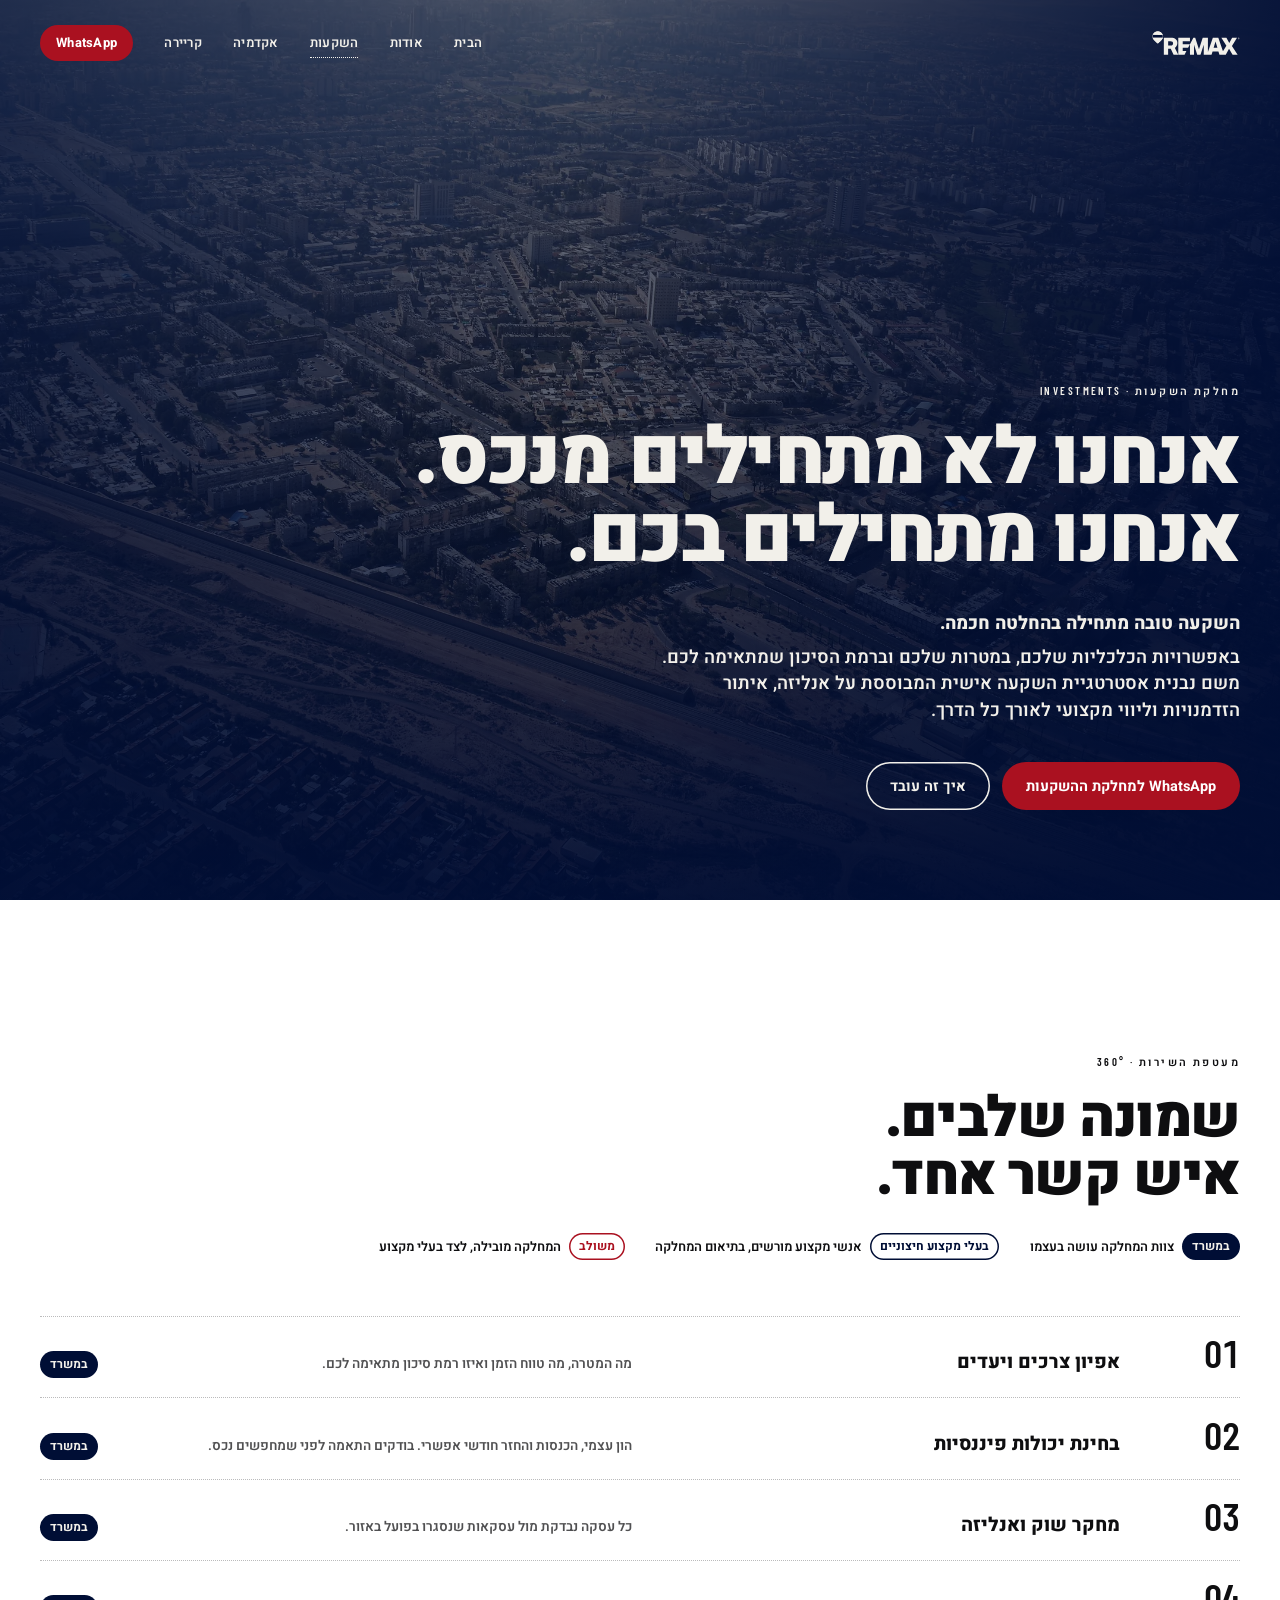
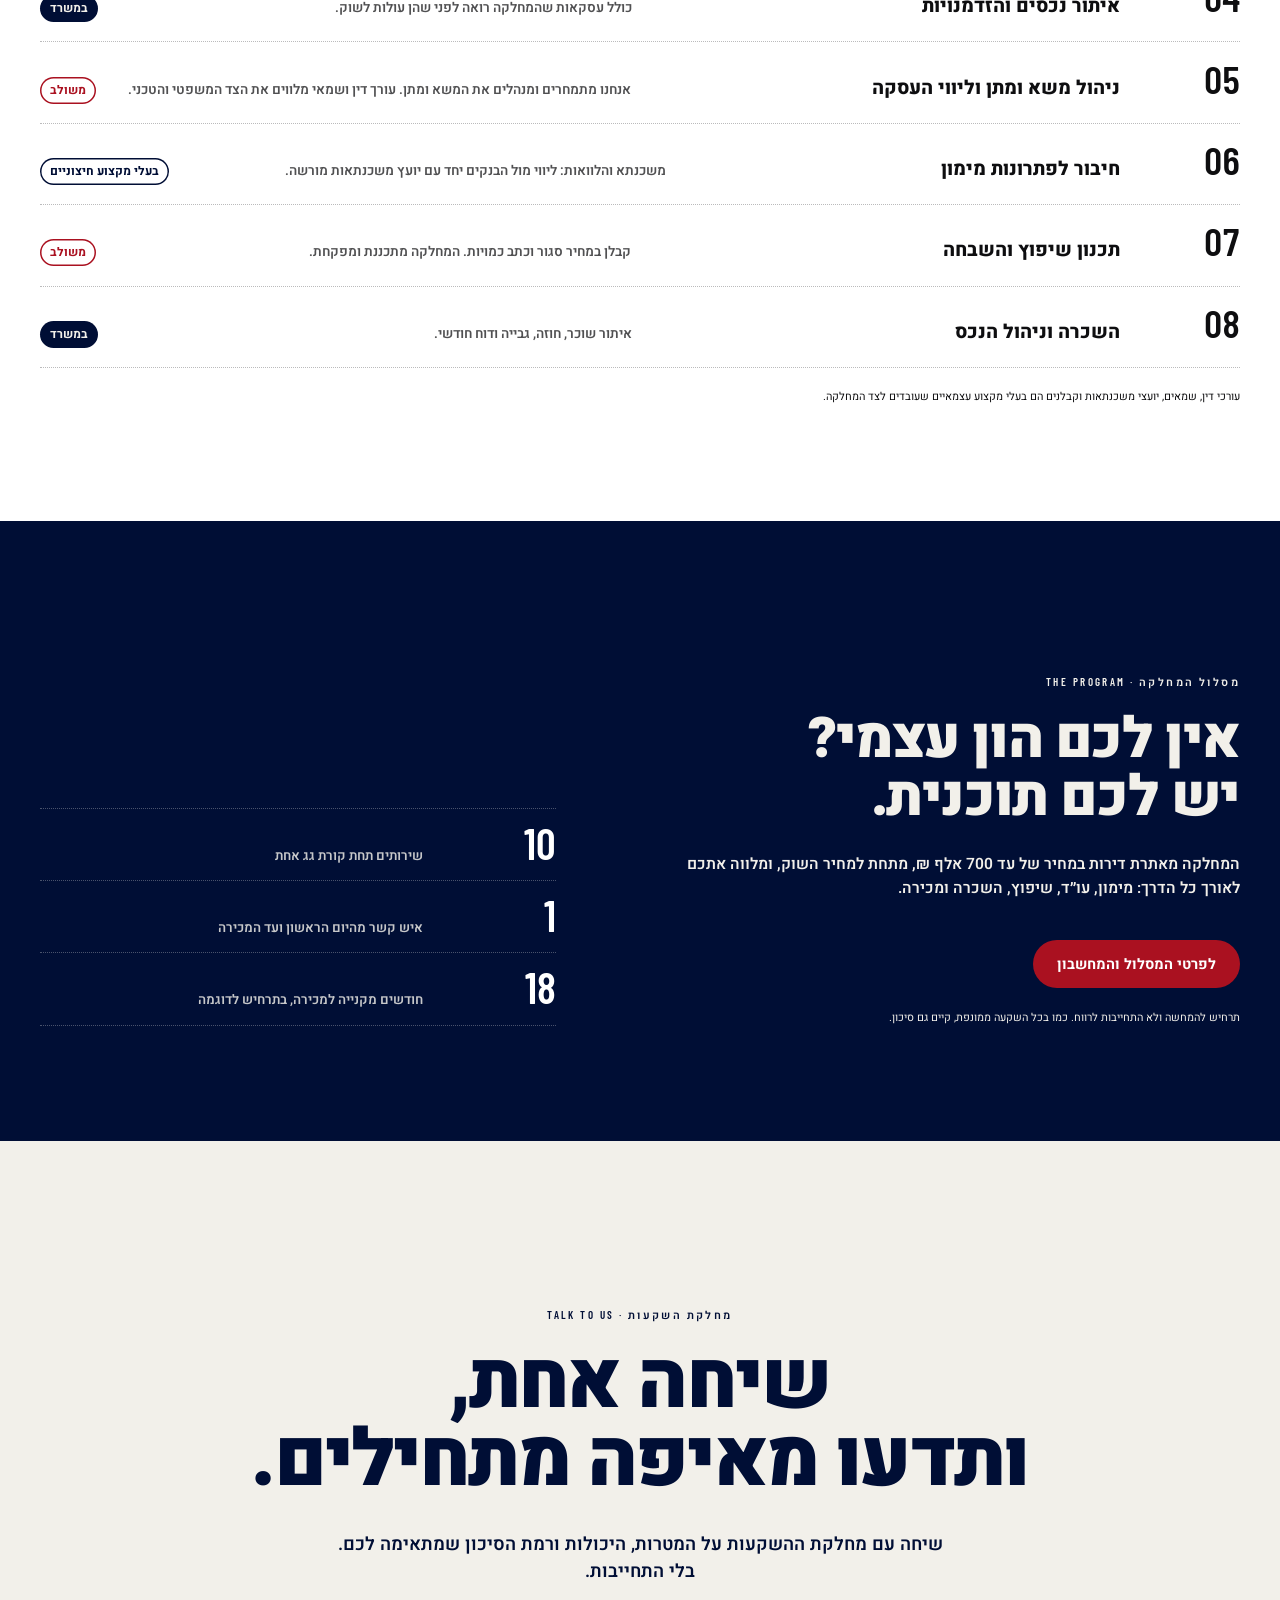
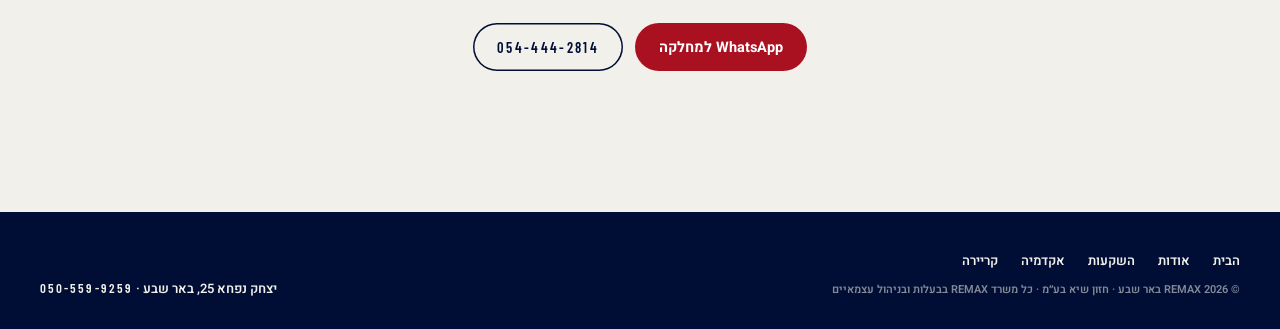
<file: investments.html>
<!DOCTYPE html>
<html lang="he" dir="rtl">
<head>
<meta charset="utf-8">
<meta name="viewport" content="width=device-width, initial-scale=1">
<title>מחלקת השקעות · REMAX באר שבע</title>
<meta name="description" content="אסטרטגיית השקעה אישית בנדל״ן בבאר שבע: אפיון, אנליזה, איתור הזדמנויות, מימון, השבחה והשכרה, עם איש קשר אחד.">
<link rel="preconnect" href="https://fonts.googleapis.com">
<link rel="preconnect" href="https://fonts.gstatic.com" crossorigin>
<link href="https://fonts.googleapis.com/css2?family=Heebo:wght@400;500;600;700;800;900&family=Barlow+Condensed:wght@500;600;700&display=swap" rel="stylesheet">
<link rel="stylesheet" href="assets/pages.css">
<script>document.documentElement.classList.add('js')</script>
</head>
<body>
<header class="top dk">
  <a class="logo" href="index.html" aria-label="REMAX באר שבע, לעמוד הבית"><svg viewBox="0 0 220 60" aria-hidden="true"><g><path fill="currentColor" d="M14.4,31c-.5,0-.9-.3-1.3-.6-2.4-2-6.6-5.7-8.2-7.8-1.4-1.7-2.7-3.3-3.3-5.4-.4-1.2-.5-2.4-.5-3.6s.3-3.2.9-4.7C4,4,8.9.8,14.4.8s10.4,3.2,12.4,8.2c.6,1.5.9,3.1.9,4.7s-.2,2.4-.5,3.6c-.6,2-1.8,3.6-3.3,5.4-1.7,2-5.9,5.7-8.2,7.7-.4.3-.8.6-1.3.6Z"/><path class="bgfill" d="M26.2,9.2H2.6c-.6,1.4-.9,2.9-.9,4.4s.2,2.3.5,3.4h24.3c.3-1.1.5-2.2.5-3.4s-.3-3.1-.9-4.4Z"/><path fill="currentColor" d="M14.4,1.5c-5.4,0-10,3.2-11.8,7.7h23.6c-1.8-4.5-6.4-7.7-11.8-7.7Z"/><path fill="currentColor" d="M2.2,17.1c.6,2,1.9,3.6,3.2,5.2,1.7,2.1,6.4,6.2,8.2,7.8h0c.2.2.5.4.8.4s.5-.2.8-.4h0c1.8-1.6,6.5-5.7,8.2-7.8,1.3-1.6,2.6-3.2,3.2-5.2H2.2Z"/><path fill="currentColor" d="M26.2,9.2h-11.8V3.6c0-1.2,1.1-2.1,2.3-1.9,4.4.8,8,3.7,9.5,7.5Z"/><path fill="currentColor" d="M26.5,17.1c-.6,2-1.9,3.6-3.2,5.2-1.7,2.1-6.4,6.2-8.2,7.8h0c-.2.2-.5.4-.8.4v-11.3c0-1.1.9-2,2-2h10.1Z"/></g><g fill="currentColor"><path d="M51.2,34.7c-1,.9-2.7,1.4-5.1,1.4h-5.7v-10.7h5.6c2.5,0,4.2.4,5.2,1.3,1,.9,1.5,2.2,1.5,4s-.5,3.2-1.5,4.1ZM56.9,42.2c4.3-2.5,6.5-6.5,6.5-12s-1.3-7.4-4-9.8c-2.7-2.4-6.9-3.6-12.8-3.6h-17v42.3h10.7v-14.6h6.6l7.1,14.6h11.7l-8.8-17Z"/><path d="M94.9,25.7v-8.9h-29.2v42.3h15.7l4.6-8.9h-9.2v-8.1h13.4l4.7-9h-18.1v-7.5h18.1Z"/><path d="M199.9,37.3l12.6-20.5h-12.1l-7.2,12.9-7.2-12.9h-12.6l12.6,20.1-8.6,14-11.6-34.1h-13.7l-12.3,35.9V16.8h-13l-9.4,28.6-9.4-28.6h-4.6l-8.5,16.4v26h10.1v-25l8.1,25h8.1l8.2-25.1v25.1h19.4l2.6-8.1h14.7l2.5,8.1h0s0,0,0,0h15.8l8.2-14.8,8.8,14.8h12.7l-14.3-21.8ZM154.1,42l4.7-15.8,4.7,15.8h-9.5Z"/><path d="M218.8,18.6c0,1.1-.8,1.8-1.8,1.8s-1.8-.7-1.8-1.8.8-1.8,1.8-1.8,1.8.7,1.8,1.8ZM218.5,18.6c0-.9-.7-1.5-1.4-1.5s-1.4.6-1.4,1.5.7,1.5,1.4,1.5,1.4-.6,1.4-1.5ZM217.5,18.7l.4.8h-.5l-.4-.7h-.2v.7h-.5v-1.9h.8c.5,0,.7.2.7.6s-.1.4-.4.5ZM216.8,18.4h.3c.2,0,.3,0,.3-.3s-.1-.3-.3-.3h-.3v.5Z"/></g></svg></a>
  <nav id="nav" aria-label="ניווט"><a href="index.html">הבית</a><a href="about.html">אודות</a><a href="investments.html" aria-current="page">השקעות</a><a href="academy.html">אקדמיה</a><a href="careers.html">קריירה</a><a class="wa" href="https://wa.me/972505599259" target="_blank" rel="noopener">WhatsApp</a></nav>
  <button class="burger" aria-expanded="false" aria-controls="nav" aria-label="תפריט"><i></i><i></i></button>
</header>
<main>

<section class="sec hero dk">
  <div class="bg"><img src="assets/city/aerial.webp" alt="" decoding="async"></div>
  <p class="kick lat" data-r>Investments · מחלקת השקעות</p>
  <h1 class="h1"><span class="m"><span>אנחנו לא מתחילים מנכס.</span></span><span class="m"><span>אנחנו מתחילים בכם.</span></span></h1>
  <div class="lede" data-r><b>השקעה טובה מתחילה בהחלטה חכמה.</b><p>באפשרויות הכלכליות שלכם, במטרות שלכם וברמת הסיכון שמתאימה לכם. משם נבנית אסטרטגיית השקעה אישית המבוססת על אנליזה, איתור הזדמנויות וליווי מקצועי לאורך כל הדרך.</p></div>
  <div class="acts" data-r><a class="btn" href="https://wa.me/972544442814?text=%D7%A9%D7%9C%D7%95%D7%9D%2C%20%D7%90%D7%A9%D7%9E%D7%97%20%D7%9C%D7%A9%D7%9E%D7%95%D7%A2%20%D7%A2%D7%9C%20%D7%9C%D7%99%D7%95%D7%95%D7%99%20%D7%94%D7%A9%D7%A7%D7%A2%D7%94%20%D7%91%D7%A0%D7%93%D7%9C%D7%B4%D7%9F" target="_blank" rel="noopener">WhatsApp למחלקת ההשקעות</a><a class="btn ghost" href="#stages">איך זה עובד</a></div>
</section>

<section class="sec" id="stages">
  <p class="kick lat" data-r>360° · מעטפת השירות</p>
  <h2 class="h2"><span class="m"><span>שמונה שלבים.</span></span><span class="m"><span>איש קשר אחד.</span></span></h2>
  <div class="legend" data-r><span><i class="tag">במשרד</i> צוות המחלקה עושה בעצמו</span><span><i class="tag ext">בעלי מקצוע חיצוניים</i> אנשי מקצוע מורשים, בתיאום המחלקה</span><span><i class="tag mix">משולב</i> המחלקה מובילה, לצד בעלי מקצוע</span></div>
  <ol class="rows stg"><li><b>01</b><h3>אפיון צרכים ויעדים</h3><p>מה המטרה, מה טווח הזמן ואיזו רמת סיכון מתאימה לכם.</p><span class="tag">במשרד</span></li><li><b>02</b><h3>בחינת יכולות פיננסיות</h3><p>הון עצמי, הכנסות והחזר חודשי אפשרי. בודקים התאמה לפני שמחפשים נכס.</p><span class="tag">במשרד</span></li><li><b>03</b><h3>מחקר שוק ואנליזה</h3><p>כל עסקה נבדקת מול עסקאות שנסגרו בפועל באזור.</p><span class="tag">במשרד</span></li><li><b>04</b><h3>איתור נכסים והזדמנויות</h3><p>כולל עסקאות שהמחלקה רואה לפני שהן עולות לשוק.</p><span class="tag">במשרד</span></li><li><b>05</b><h3>ניהול משא ומתן וליווי העסקה</h3><p>אנחנו מתמחרים ומנהלים את המשא ומתן. עורך דין ושמאי מלווים את הצד המשפטי והטכני.</p><span class="tag mix">משולב</span></li><li><b>06</b><h3>חיבור לפתרונות מימון</h3><p>משכנתא והלוואות: ליווי מול הבנקים יחד עם יועץ משכנתאות מורשה.</p><span class="tag ext">בעלי מקצוע חיצוניים</span></li><li><b>07</b><h3>תכנון שיפוץ והשבחה</h3><p>קבלן במחיר סגור וכתב כמויות. המחלקה מתכננת ומפקחת.</p><span class="tag mix">משולב</span></li><li><b>08</b><h3>השכרה וניהול הנכס</h3><p>איתור שוכר, חוזה, גבייה ודוח חודשי.</p><span class="tag">במשרד</span></li></ol>
  <p class="note" data-r>עורכי דין, שמאים, יועצי משכנתאות וקבלנים הם בעלי מקצוע עצמאיים שעובדים לצד המחלקה.</p>
</section>

<section class="sec dk">
  <div class="fcard">
    <div>
      <p class="kick lat" data-r>The program · מסלול המחלקה</p>
      <h2 class="h2"><span class="m"><span>אין לכם הון עצמי?</span></span><span class="m"><span>יש לכם תוכנית.</span></span></h2>
      <div class="body" data-r style="margin-top:2vw"><p>המחלקה מאתרת דירות במחיר של עד 700 אלף ₪, מתחת למחיר השוק, ומלווה אתכם לאורך כל הדרך: מימון, עו״ד, שיפוץ, השכרה ומכירה.</p></div>
      <div class="acts" data-r><a class="btn" href="https://invest.remaxb7.co.il/" target="_blank" rel="noopener">לפרטי המסלול והמחשבון</a></div>
      <p class="note" data-r>תרחיש להמחשה ולא התחייבות לרווח. כמו בכל השקעה ממונפת, קיים גם סיכון.</p>
    </div>
    <ul class="stg"><li><b>10</b><span>שירותים תחת קורת גג אחת</span></li><li><b>1</b><span>איש קשר מהיום הראשון ועד המכירה</span></li><li><b>18</b><span>חודשים מקנייה למכירה, בתרחיש לדוגמה</span></li></ul>
  </div>
</section>

<section class="sec cl end">
  <p class="kick lat" data-r>Talk to us · מחלקת השקעות</p>
  <h1 class="h1"><span class="m"><span>שיחה אחת,</span></span><span class="m"><span>ותדעו מאיפה מתחילים.</span></span></h1>
  <p class="lede" data-r>שיחה עם מחלקת ההשקעות על המטרות, היכולות ורמת הסיכון שמתאימה לכם. בלי התחייבות.</p>
  <div class="acts" data-r><a class="btn" href="https://wa.me/972544442814?text=%D7%A9%D7%9C%D7%95%D7%9D%2C%20%D7%90%D7%A9%D7%9E%D7%97%20%D7%9C%D7%A9%D7%9E%D7%95%D7%A2%20%D7%A2%D7%9C%20%D7%9C%D7%99%D7%95%D7%95%D7%99%20%D7%94%D7%A9%D7%A7%D7%A2%D7%94%20%D7%91%D7%A0%D7%93%D7%9C%D7%B4%D7%9F" target="_blank" rel="noopener">WhatsApp למחלקה</a><a class="btn ghost" href="tel:+972544442814"><span class="lat">054-444-2814</span></a></div>
</section>

</main>
<footer class="foot">
  <div><div class="fl"><a href="index.html">הבית</a><a href="about.html">אודות</a><a href="investments.html">השקעות</a><a href="academy.html">אקדמיה</a><a href="careers.html">קריירה</a></div><p class="legal">© 2026 REMAX באר שבע · חזון שיא בע״מ · כל משרד REMAX בבעלות ובניהול עצמאיים</p></div>
  <div>יצחק נפחא 25, באר שבע · <a class="lat" href="tel:+972505599259">050-559-9259</a></div>
</footer>
<script src="assets/pages.js"></script>
</body>
</html>
</file>
<file: assets/pages.css>
/* REMAX באר שבע: inner pages (about, investments, academy, careers). Same language as the home film: Heebo 900, Barlow Condensed numbers, dotted rules. */
:root{
  --ink:#000E35; --mat:#0B1B4D; --cloud:#F2F0EA; --red:#AA1120; --red-hi:#E2303F; --sky:#A3D4F2;
  --bk:#0E0E10; --pad:3.125vw;
  --fd:'Heebo',system-ui,-apple-system,'Segoe UI',Arial,sans-serif;
  --fc:'Barlow Condensed','Arial Narrow',Heebo,sans-serif;
  --ease:cubic-bezier(.16,1,.3,1);
}
*{box-sizing:border-box;margin:0;padding:0}
html{background:#fff;color:var(--bk);scroll-behavior:smooth}
body{font-family:var(--fd);-webkit-font-smoothing:antialiased;-moz-osx-font-smoothing:grayscale;overflow-x:hidden;text-rendering:optimizeLegibility}
::selection{background:var(--red);color:#fff}
a{color:inherit;text-decoration:none}
img{display:block;max-width:100%}
:focus-visible{outline:2px solid var(--red-hi);outline-offset:4px;border-radius:3px}
.lat{font-family:var(--fc);font-weight:600;letter-spacing:.16em;text-transform:uppercase;direction:ltr;unicode-bidi:isolate}

/* ---------- header ---------- */
.top{position:fixed;top:0;left:0;right:0;z-index:10;display:flex;justify-content:space-between;align-items:center;padding:calc(var(--pad)*.62) var(--pad);transition:background .4s,box-shadow .4s,color .4s;color:var(--bk)}
.top.dk{color:var(--cloud)}
.top.sc{background:rgba(255,255,255,.94);-webkit-backdrop-filter:blur(14px);backdrop-filter:blur(14px);box-shadow:0 1px 0 rgba(0,0,0,.07);color:var(--bk)}
.top .logo svg{height:24px;width:auto;display:block}
.top .logo .bgfill{fill:#fff}
.top.dk:not(.sc) .logo .bgfill{fill:var(--ink)}
.top nav{display:flex;gap:calc(var(--pad)*.78);align-items:center}
.top nav a{font-weight:600;font-size:max(13px,.8vw);position:relative;padding:4px 0;letter-spacing:.02em}
.top nav a::after{content:"";position:absolute;right:0;left:0;bottom:-2px;border-bottom:1.5px dotted currentColor;transform:scaleX(0);transform-origin:right;transition:transform .5s var(--ease)}
.top nav a:hover::after,.top nav a[aria-current="page"]::after{transform:scaleX(1)}
.top nav .wa{height:36px;padding:0 16px;border-radius:99px;background:var(--red);color:#fff;font-weight:700;display:inline-flex;align-items:center}
.top nav .wa::after{display:none}
.burger{display:none;width:40px;height:36px;border-radius:99px;border:1px solid currentColor;background:transparent;color:inherit;place-content:center;gap:5px;cursor:pointer;position:relative;z-index:2}
.burger i{display:block;width:14px;height:1.5px;background:currentColor;transition:transform .4s var(--ease)}
.burger[aria-expanded="true"] i:first-child{transform:translateY(3.25px) rotate(45deg)}.burger[aria-expanded="true"] i:last-child{transform:translateY(-3.25px) rotate(-45deg)}

/* ---------- sections ---------- */
.sec{position:relative;padding:12vw var(--pad) 9vw}
.sec.dk{background:var(--ink);color:var(--cloud)}
.sec.cl{background:var(--cloud);color:var(--ink)}
.kick{font-size:11px;letter-spacing:.22em;opacity:.7;margin-bottom:1.6vw;text-align:right}
.end .kick{text-align:center}
.h1{font-weight:900;font-size:6.2vw;line-height:.94;letter-spacing:-.03em;max-width:80vw}
.h2{font-weight:900;font-size:4.4vw;line-height:.98;letter-spacing:-.025em;max-width:none}
.h1 .m,.h2 .m{display:block;overflow:hidden;padding-bottom:.05em}
.h1 .m > span,.h2 .m > span{display:inline-block}
.lede{margin-top:2.6vw;max-width:46vw;font-weight:600;font-size:1.42vw;line-height:1.45}
.lede b{display:block;font-weight:800;margin-bottom:.6vw}
.lede p + p{margin-top:.9vw}
.body{max-width:46vw;font-weight:600;font-size:1.22vw;line-height:1.55;opacity:.86}
.body p + p{margin-top:1vw}
.hero{min-height:74vh;display:flex;flex-direction:column;justify-content:flex-end;padding-top:16vh;padding-bottom:7vw}
.hero.dk{min-height:100vh}
.hero .bg{position:absolute;inset:0;overflow:hidden;z-index:0}
.hero .bg img{width:100%;height:100%;object-fit:cover;filter:grayscale(.3) contrast(1.08) brightness(.6) saturate(.85)}
.hero .bg::after{content:"";position:absolute;inset:0;background:linear-gradient(270deg,rgba(0,14,53,.92) 0%,rgba(0,14,53,.4) 55%,rgba(0,14,53,.75) 100%),linear-gradient(0deg,rgba(0,14,53,.9),rgba(0,14,53,0) 50%)}
.hero > *:not(.bg){position:relative;z-index:1}
.split{display:grid;grid-template-columns:1fr 1fr;gap:6vw;align-items:start}
.split .h2{max-width:none}
.split .body{max-width:none;padding-top:.6vw}
.rule{border:0;border-top:1.5px dotted currentColor;opacity:.3;margin:0}

/* numbered list: steps, values, benefits */
.nl{list-style:none;margin-top:4.4vw;display:grid;grid-template-columns:repeat(3,1fr);gap:0 3vw}
.nl.c2{grid-template-columns:repeat(2,1fr)}
.nl.c4{grid-template-columns:repeat(4,1fr)}
.nl li{padding:1.6vw 0 2.4vw;border-top:1.5px dotted rgba(14,14,16,.28)}
.dk .nl li{border-top-color:rgba(242,240,234,.3)}
.nl b{display:block;font-family:var(--fc);font-weight:600;font-size:3.6vw;line-height:.9;direction:ltr;text-align:right;font-variant-numeric:tabular-nums}
.dk .nl b{color:#fff}
.nl h3{font-weight:800;font-size:1.5vw;line-height:1.2;margin-top:1.1vw;letter-spacing:-.005em}
.nl p{font-weight:600;font-size:1.06vw;line-height:1.5;margin-top:.55vw;opacity:.72}

/* stage rows (investments, academy) */
.rows{list-style:none;margin-top:4.4vw}
.rows li{display:grid;grid-template-columns:7vw 1fr 1.1fr auto;gap:2.4vw;align-items:baseline;padding:1.5vw 0;border-top:1.5px dotted rgba(14,14,16,.28)}
.rows li:last-child{border-bottom:1.5px dotted rgba(14,14,16,.28)}
.rows b{font-family:var(--fc);font-weight:600;font-size:3vw;line-height:.9;direction:ltr;text-align:right;font-variant-numeric:tabular-nums}
.rows h3{font-weight:800;font-size:1.5vw;line-height:1.2}
.rows p{font-weight:600;font-size:1.06vw;line-height:1.5;opacity:.72}
.tag{display:inline-block;white-space:nowrap;font-weight:700;font-size:12px;padding:4px 10px 5px;border-radius:99px;background:var(--ink);color:var(--cloud)}
.tag.ext{background:transparent;color:var(--ink);box-shadow:inset 0 0 0 1.5px currentColor}
.tag.mix{background:transparent;color:var(--red);box-shadow:inset 0 0 0 1.5px currentColor}
.legend{display:flex;gap:2.4vw;flex-wrap:wrap;margin-top:2vw;font-weight:600;font-size:13px;align-items:center}
.legend span{display:inline-flex;gap:8px;align-items:center}
.legend .tag{font-style:normal}

/* stats */
.stats{display:grid;grid-template-columns:repeat(3,1fr);gap:0 3vw;margin-top:4.4vw}
.stats div{border-top:1.5px dotted rgba(242,240,234,.35);padding:1.3vw 0 2.6vw}
.cl .stats div,.sec:not(.dk) .stats div{border-top-color:rgba(14,14,16,.28)}
.stats b{display:block;font-family:var(--fc);font-weight:600;font-size:6.4vw;line-height:.9;letter-spacing:.01em;direction:ltr;text-align:right}
.dk .stats b{color:#fff}
.stats span{display:block;font-weight:600;font-size:1.1vw;margin-top:.8vw;opacity:.78}
.fn{margin-top:1.4vw;font-size:11px;line-height:1.55;opacity:.55;max-width:60vw}

/* brand words */
.words{display:flex;flex-wrap:wrap;gap:0 3vw;font-weight:900;font-size:7.6vw;line-height:1;letter-spacing:-.035em}
.words span:nth-child(even){color:var(--red-hi)}

/* team mosaic */
.faces{display:grid;grid-template-columns:repeat(13,1fr);gap:1vw;margin-top:4.4vw;direction:ltr}
.faces a,.faces span{display:block;aspect-ratio:1;border-radius:50%;overflow:hidden;background:var(--mat);position:relative}
.faces img{width:100%;height:100%;object-fit:cover;filter:grayscale(1);transition:filter .5s,transform .6s var(--ease)}
.faces a:hover img{filter:none;transform:scale(1.06)}

/* quote */
.quote{display:grid;grid-template-columns:auto 1fr;gap:4vw;align-items:start}
.quote img{width:15vw;height:15vw;border-radius:50%;object-fit:cover;filter:grayscale(1)}
.quote blockquote{position:relative;font-weight:800;font-size:2.7vw;line-height:1.25;letter-spacing:-.015em}
.quote blockquote::before{content:"”";position:absolute;right:-.05em;top:-.6em;font-size:2.2em;line-height:1;color:var(--red-hi);font-weight:900}
.quote blockquote p + p{margin-top:1.4vw}
.quote cite{display:block;font-style:normal;font-weight:700;font-size:1.1vw;margin-top:2vw;opacity:.7}

/* feature card (program on investments page) */
.fcard{display:grid;grid-template-columns:1.2fr 1fr;gap:5vw;align-items:end}
.fcard .h2{max-width:none}
.fcard ul{list-style:none}
.fcard li{display:grid;grid-template-columns:9vw 1fr;gap:1.4vw;align-items:baseline;padding:1.1vw 0;border-top:1.5px dotted rgba(242,240,234,.3)}
.fcard li:last-child{border-bottom:1.5px dotted rgba(242,240,234,.3)}
.fcard li b{font-family:var(--fc);font-weight:600;font-size:3.4vw;line-height:.9;direction:ltr;text-align:right;color:#fff}
.fcard li span{font-weight:600;font-size:1.04vw;opacity:.82}

/* buttons */
.acts{display:flex;gap:12px;flex-wrap:wrap;align-items:center;margin-top:3vw}
.btn{display:inline-flex;align-items:center;gap:10px;height:48px;padding:0 24px;border-radius:99px;background:var(--red);color:#fff;font-weight:700;font-size:14.5px;transition:background .3s,transform .5s var(--ease)}
.btn:hover{background:#c3182a;transform:translateY(-2px)}
.btn.ghost{background:transparent;box-shadow:inset 0 0 0 1.5px currentColor;color:inherit}.btn.ghost:hover{background:rgba(128,128,128,.12)}
.lnk{font-weight:700;font-size:14px;border-bottom:1.5px dotted currentColor;padding-bottom:3px}
.acts small{font-size:12.5px;font-weight:600;opacity:.6}
.note{font-size:11px;line-height:1.55;opacity:.55;margin-top:1.6vw;max-width:46vw}

/* closing call to action */
.end{text-align:center;padding:13vw var(--pad) 11vw}
.end .h1{margin:0 auto;max-width:none}
.end .lede{margin:2.4vw auto 0;max-width:48vw}
.end .acts{justify-content:center}

/* footer */
.foot{background:var(--ink);color:var(--cloud);padding:3vw var(--pad) 2.4vw;display:flex;justify-content:space-between;gap:3vw;flex-wrap:wrap;align-items:flex-end;font-size:13px;font-weight:600}
.foot .fl{display:flex;gap:1.8vw;flex-wrap:wrap}
.foot .fl a{border-bottom:1px dotted transparent}.foot .fl a:hover{border-bottom-color:currentColor}
.foot .legal{font-size:11px;opacity:.55;line-height:1.6;margin-top:10px}

/* reveal */
html.js [data-r]{opacity:0;transform:translateY(22px);transition:opacity .9s var(--ease),transform 1.1s var(--ease)}
html.js [data-r].in{opacity:1;transform:none}
html.js .h1 .m > span,html.js .h2 .m > span{transform:translateY(110%);transition:transform 1.1s var(--ease)}
html.js .in .m > span,html.js .m.in > span{transform:none}
html.js .h1.in .m:nth-child(2) > span,html.js .h2.in .m:nth-child(2) > span{transition-delay:.09s}
html.js .h1.in .m:nth-child(3) > span,html.js .h2.in .m:nth-child(3) > span{transition-delay:.18s}
html.js .stg > *{opacity:0;transform:translateY(16px);transition:opacity .8s var(--ease),transform 1s var(--ease)}
html.js .stg.in > *{opacity:1;transform:none}
@media (prefers-reduced-motion: reduce){
  html.js [data-r],html.js .stg > *,html.js .h1 .m > span,html.js .h2 .m > span{opacity:1!important;transform:none!important;transition:none!important}
}

/* ---------- mobile ---------- */
@media (max-width: 900px), (max-aspect-ratio: 1/1){
  :root{--pad:5.6vw}
  .top{padding:14px var(--pad)}
  .burger{display:grid}
  .top nav{position:fixed;inset:0;background:var(--ink);flex-direction:column;justify-content:center;align-items:flex-start;gap:5vh;padding:0 calc(var(--pad)*2);opacity:0;pointer-events:none;transition:opacity .45s}
  .top nav.open{opacity:1;pointer-events:auto}
  .top nav a{font-size:9vw;font-weight:800;color:var(--cloud)}
  .top nav .wa{font-size:16px;height:46px;margin-top:2vh}
  .sec{padding:22vw var(--pad) 16vw}
  .hero{min-height:0;padding-top:30vw;padding-bottom:14vw}.hero.dk{min-height:88vh}
  .kick{margin-bottom:4vw}
  .h1{font-size:12.4vw;max-width:none}
  .h2{font-size:9.6vw;max-width:none}
  .lede{max-width:none;font-size:4.4vw;margin-top:6vw}.lede b{margin-bottom:2vw}.lede p + p{margin-top:3vw}
  .body{max-width:none;font-size:4.1vw}.body p + p{margin-top:3vw}
  .split{grid-template-columns:1fr;gap:6vw}
  .nl,.nl.c2,.nl.c4{grid-template-columns:1fr;margin-top:9vw}
  .nl li{padding:4vw 0 5vw;display:grid;grid-template-columns:16vw 1fr;column-gap:3vw}
  .nl b{font-size:9vw;grid-row:span 2}.nl h3{font-size:5vw;margin-top:0}.nl p{font-size:3.9vw;margin-top:1.4vw}
  .rows{margin-top:9vw}
  .rows li{grid-template-columns:14vw 1fr;gap:1.6vw 3vw;padding:4vw 0}
  .rows b{font-size:8vw;grid-row:span 3}.rows h3{font-size:5vw}.rows p{font-size:3.9vw}.rows .tag{justify-self:start}
  .legend{gap:4vw;margin-top:5vw;font-size:12.5px}
  .stats{grid-template-columns:1fr 1fr;margin-top:9vw}
  .stats div{padding:3vw 0 5vw}.stats b{font-size:14vw}.stats span{font-size:3.7vw;margin-top:1.6vw}
  .fn{max-width:none;margin-top:4vw}
  .words{font-size:15vw;gap:0 5vw}
  .faces{grid-template-columns:repeat(6,1fr);gap:2.4vw;margin-top:9vw}
  .quote{grid-template-columns:1fr;gap:7vw}
  .quote img{width:30vw;height:30vw}
  .quote blockquote{font-size:6.4vw}.quote blockquote p + p{margin-top:4vw}.quote cite{font-size:3.8vw;margin-top:5vw}
  .fcard{grid-template-columns:1fr;gap:9vw}
  .fcard li{grid-template-columns:22vw 1fr;padding:3vw 0}.fcard li b{font-size:9vw}.fcard li span{font-size:3.8vw}
  .acts{margin-top:7vw}
  .note{max-width:none;margin-top:5vw}
  .end{padding:26vw var(--pad) 22vw}
  .end .lede{max-width:none;margin-top:6vw}
  .foot{flex-direction:column;align-items:flex-start;padding:9vw var(--pad) 8vw;gap:5vw}
  .foot .fl{gap:5vw}
}
</file>
